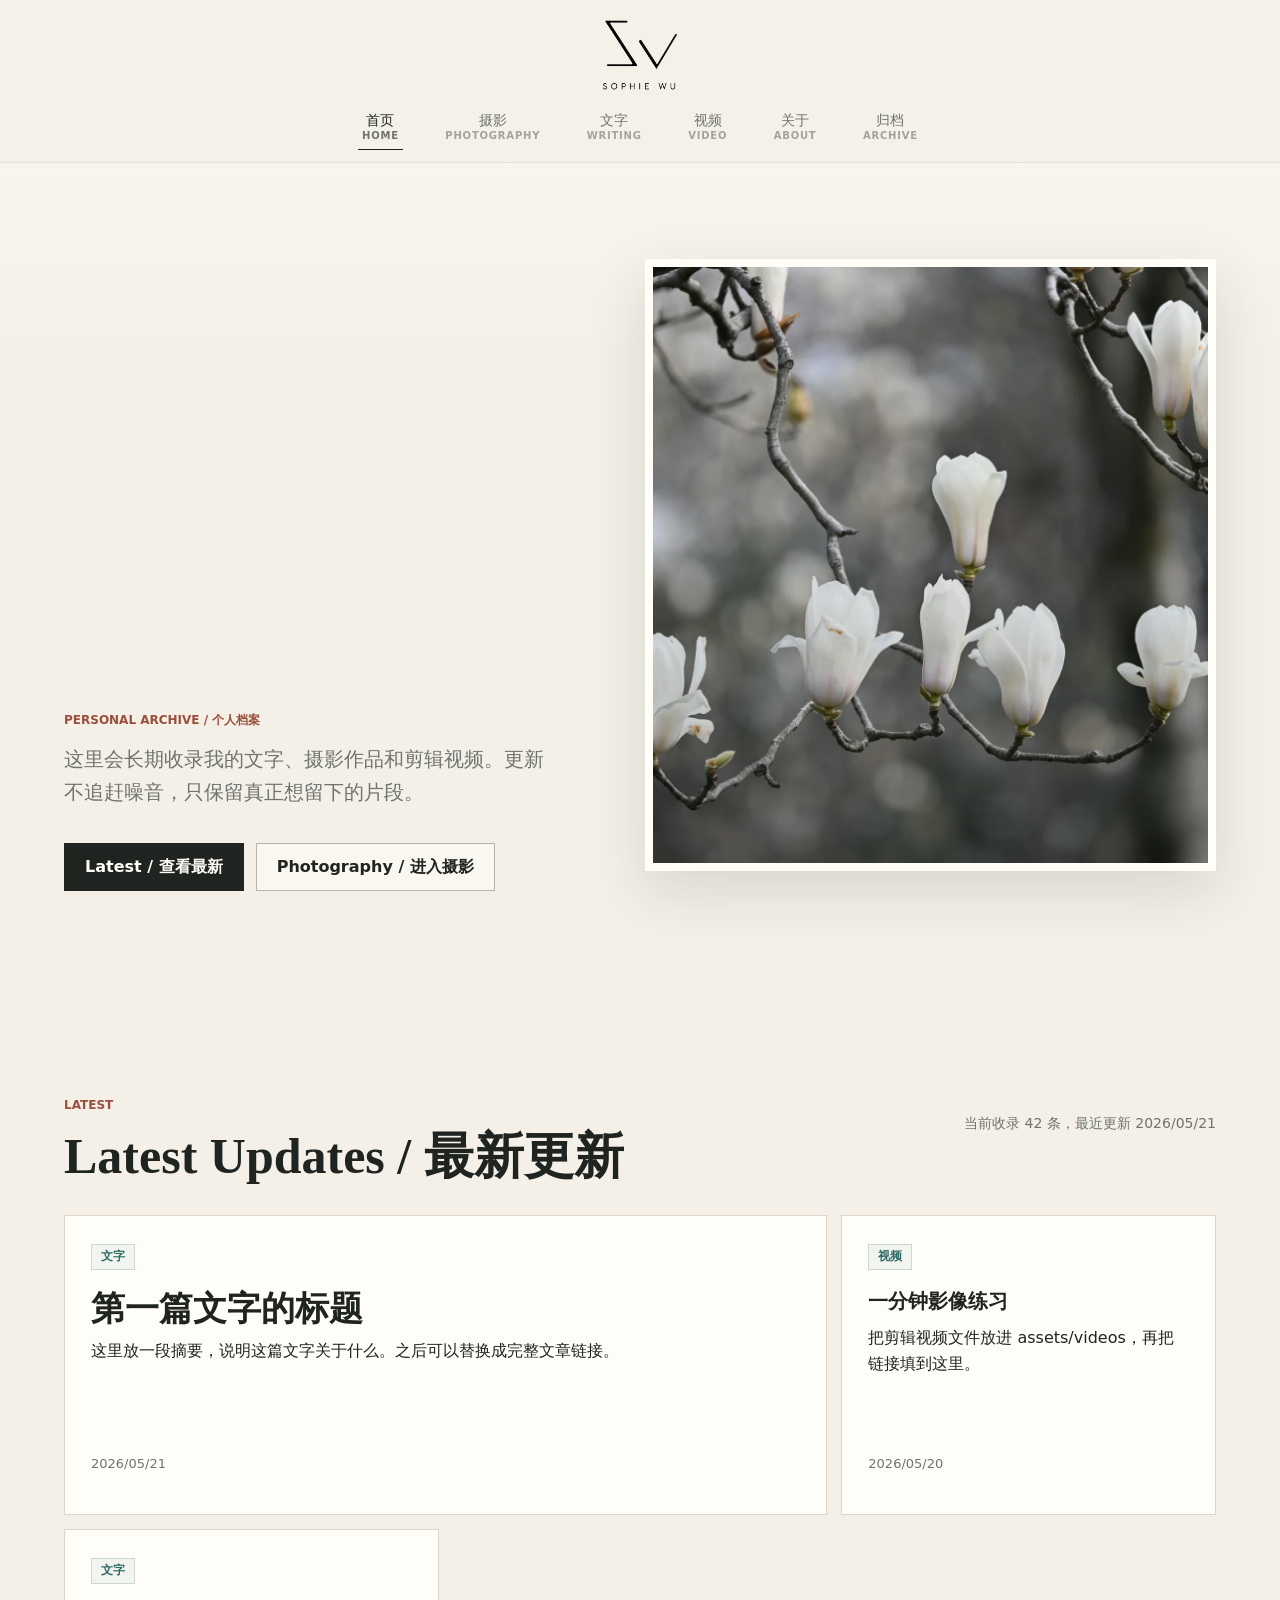
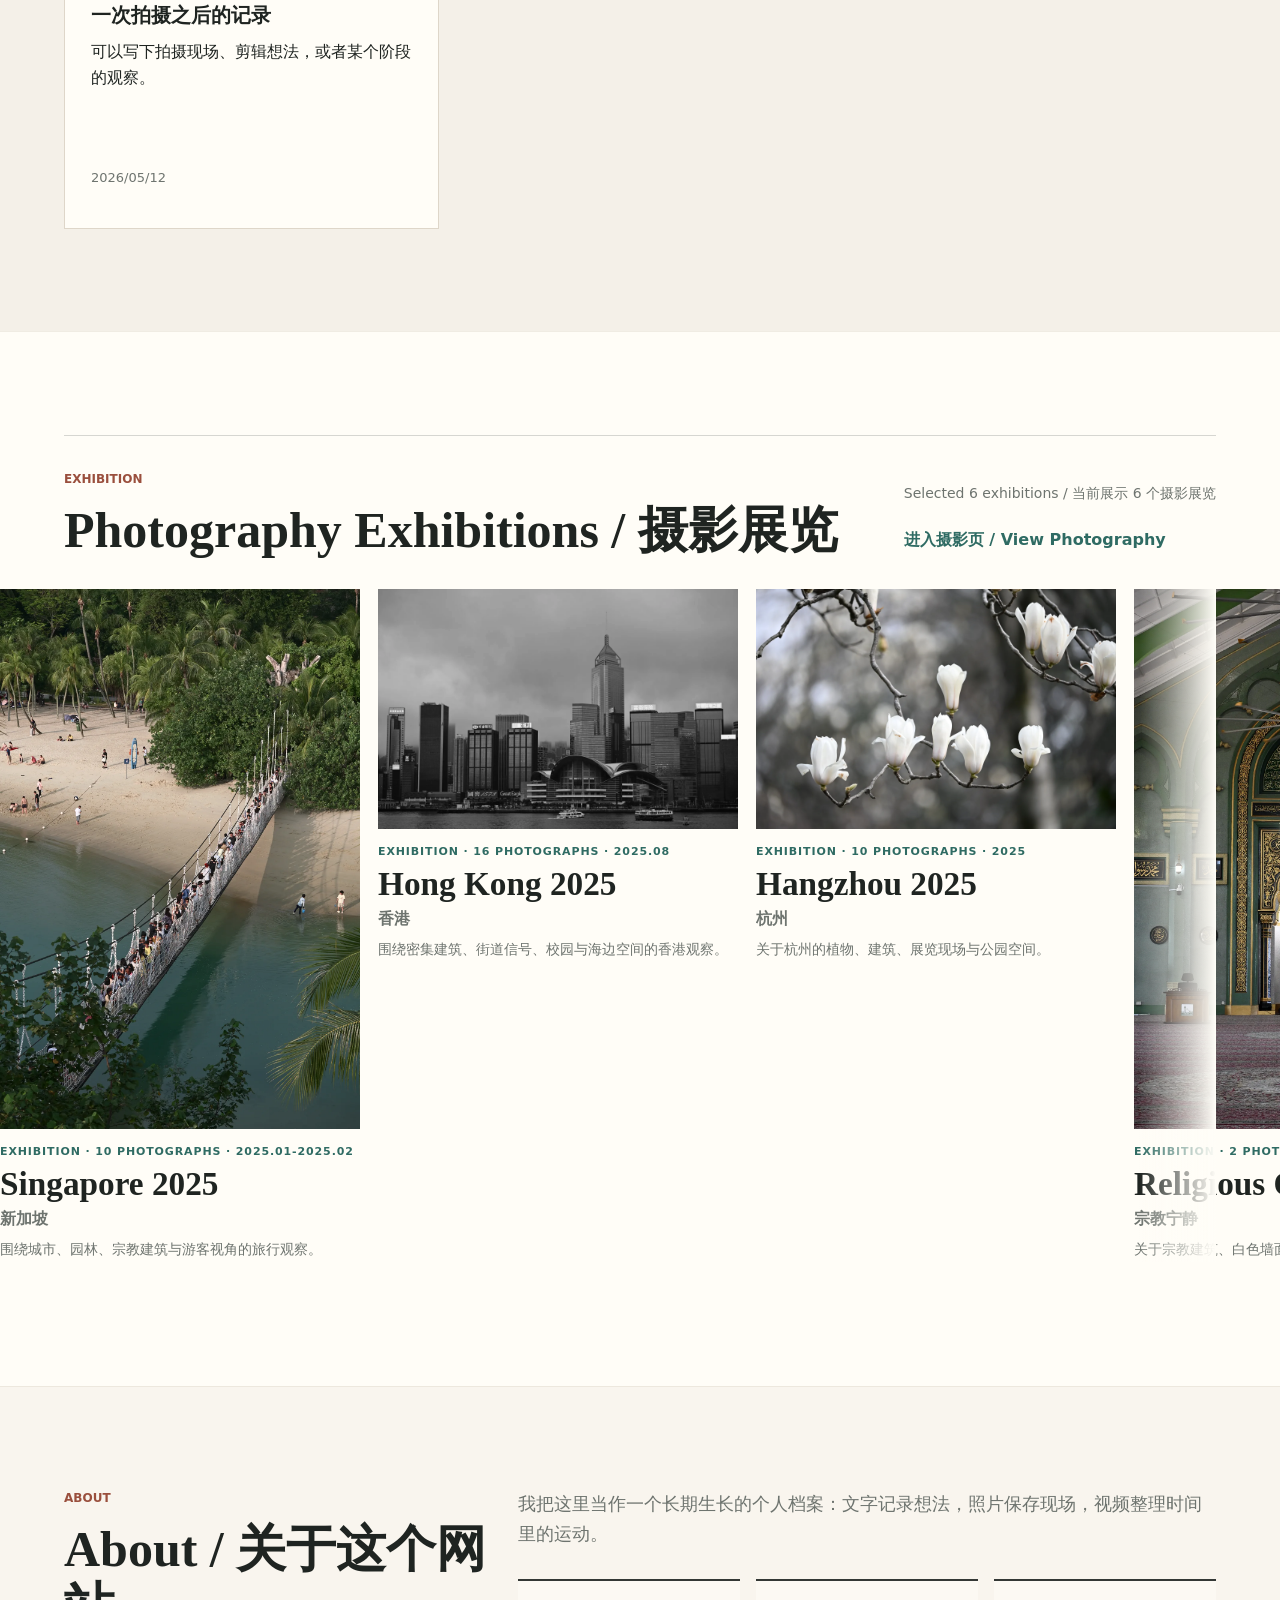
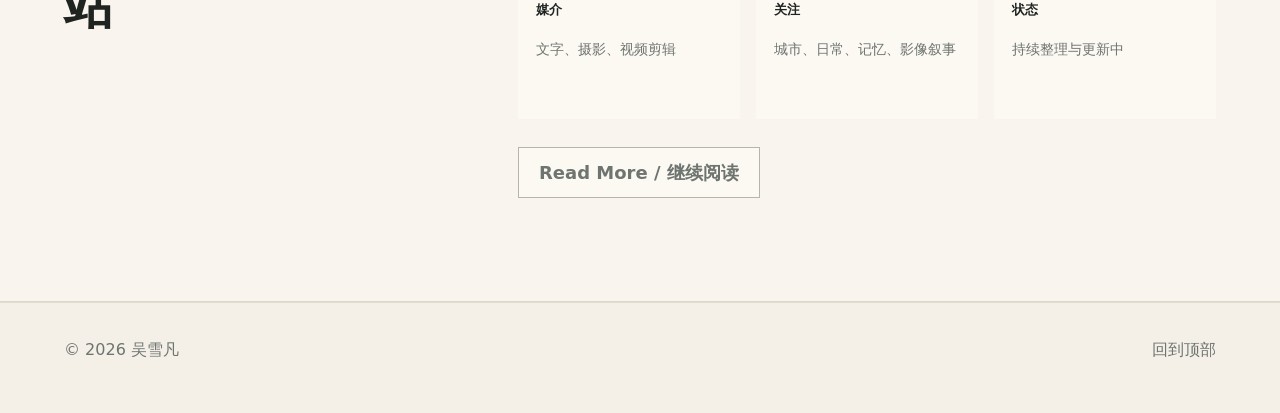
<file: index.html>
<!doctype html>
<html lang="zh-CN">
  <head>
    <meta charset="utf-8" />
    <meta name="viewport" content="width=device-width, initial-scale=1" />
    <title>吴雪凡 | 文字 摄影 影像</title>
    <meta
      name="description"
      content="吴雪凡的个人网站，长期收录文字、摄影作品与剪辑视频。"
    />
    <link rel="stylesheet" href="styles.css?v=20260524-home-polish" />
  </head>
  <body>
    <a class="skip-link" href="#latest">跳到内容</a>

    <header class="site-header">
      <a class="site-identity" href="index.html" aria-label="回到首页">
        <img src="assets/brand/sophie-wu-logo-transparent.png" alt="Sophie Wu" />
      </a>
      <nav class="nav" aria-label="主导航">
        <a href="index.html" data-nav-link><span>首页</span><small>Home</small></a>
        <a href="photography.html" data-nav-link><span>摄影</span><small>Photography</small></a>
        <a href="writing.html" data-nav-link><span>文字</span><small>Writing</small></a>
        <a href="video.html" data-nav-link><span>视频</span><small>Video</small></a>
        <a href="about.html" data-nav-link><span>关于</span><small>About</small></a>
        <a href="archive.html" data-nav-link><span>归档</span><small>Archive</small></a>
      </nav>
    </header>

    <main id="top">
      <section class="hero hero-minimal" aria-label="首页">
        <div class="hero-media" aria-hidden="true">
          <div class="hero-frame hero-frame-a"></div>
          <div class="hero-frame hero-frame-b"></div>
          <div class="hero-frame hero-frame-c"></div>
        </div>
        <div class="hero-copy">
          <p class="eyebrow">Personal Archive / 个人档案</p>
          <p id="siteIntro">
            这里会长期收录我的文字、摄影作品和剪辑视频。更新不追赶噪音，只保留真正想留下的片段。
          </p>
          <div class="hero-actions">
            <a class="button primary" href="#latest">Latest / 查看最新</a>
            <a class="button secondary" href="photography.html">Photography / 进入摄影</a>
          </div>
        </div>
      </section>

      <section class="section latest" id="latest" aria-labelledby="latest-title">
        <div class="section-heading row">
          <div>
            <p class="eyebrow">Latest</p>
            <h2 id="latest-title">Latest Updates / 最新更新</h2>
          </div>
          <p class="section-note" id="latestNote"></p>
        </div>
        <div class="latest-grid" id="latestGrid"></div>
      </section>

      <section class="section exhibition" id="photography" aria-labelledby="photo-title">
        <div class="section-heading row">
          <div>
            <p class="eyebrow">Exhibition</p>
            <h2 id="photo-title">Photography Exhibitions / 摄影展览</h2>
          </div>
          <div>
            <p class="section-note" id="photoShowcaseNote"></p>
            <a class="text-link" href="photography.html">进入摄影页 / View Photography</a>
          </div>
        </div>
        <div class="photo-showcase" id="photoShowcase" aria-label="摄影主题"></div>
      </section>

      <section class="section split" id="about" aria-labelledby="about-title">
        <div>
          <p class="eyebrow">About</p>
          <h2 id="about-title">About / 关于这个网站</h2>
        </div>
        <div class="about-copy">
          <p id="aboutText">
            这是一个个人作品与日常观察的长期档案。文字记录想法，照片保存现场，视频整理时间里的运动。
          </p>
          <dl class="facts" id="factsList"></dl>
          <a class="button secondary inline-button" href="about.html">Read More / 继续阅读</a>
        </div>
      </section>
    </main>

    <footer class="footer">
      <p>© <span id="year"></span> <span id="footerName">吴雪凡</span></p>
      <a href="#top">回到顶部</a>
    </footer>

    <div class="modal" id="mediaModal" aria-hidden="true">
      <div class="modal-backdrop" data-close-modal></div>
      <div
        class="modal-panel"
        role="dialog"
        aria-modal="true"
        aria-labelledby="modalTitle"
      >
        <button class="modal-close" type="button" aria-label="关闭" data-close-modal>
          ×
        </button>
        <div class="modal-media" id="modalMedia"></div>
        <div class="modal-copy">
          <p class="meta" id="modalMeta"></p>
          <h3 id="modalTitle"></h3>
          <p id="modalDescription"></p>
          <a class="text-link" id="modalLink" href="#" target="_blank" rel="noreferrer">
            打开原链接
          </a>
        </div>
      </div>
    </div>

    <script src="content/site-content.js?v=20260524-home-polish"></script>
    <script src="script.js?v=20260524-home-polish"></script>
  </body>
</html>
</file>
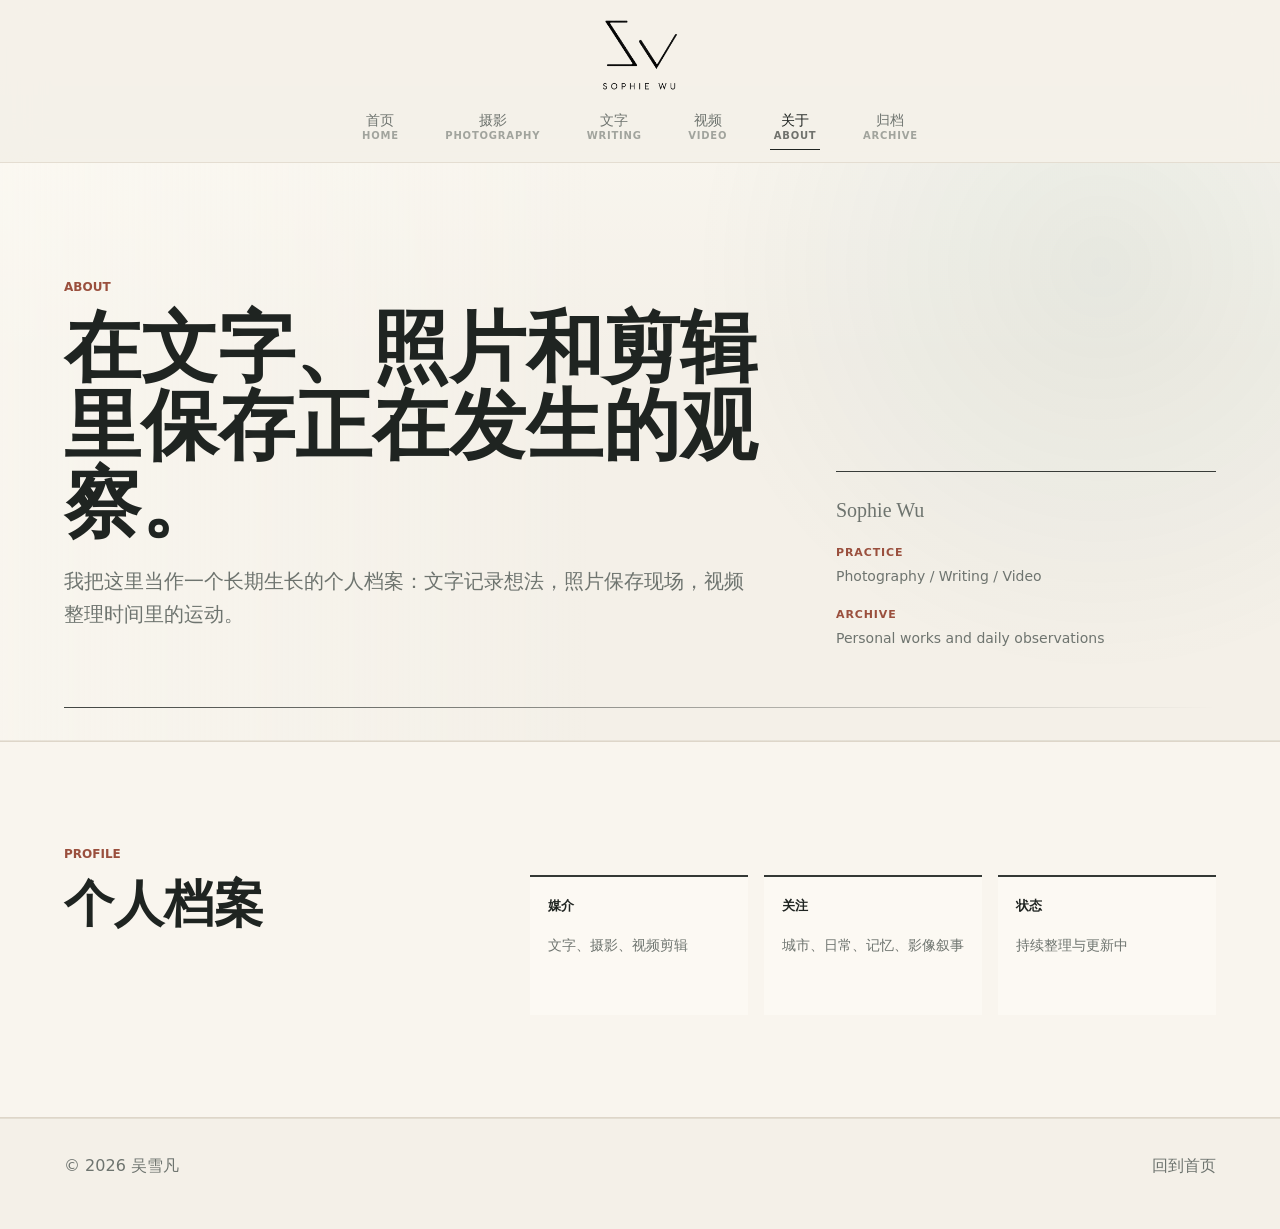
<file: about.html>
<!doctype html>
<html lang="zh-CN">
  <head>
    <meta charset="utf-8" />
    <meta name="viewport" content="width=device-width, initial-scale=1" />
    <title>关于 | 吴雪凡</title>
    <meta name="description" content="关于吴雪凡和这个个人网站。" />
    <link rel="stylesheet" href="styles.css" />
  </head>
  <body>
    <a class="skip-link" href="#about">跳到内容</a>

    <header class="site-header">
      <a class="site-identity" href="index.html" aria-label="回到首页">
        <img src="assets/brand/sophie-wu-logo-transparent.png" alt="Sophie Wu" />
      </a>
      <nav class="nav" aria-label="主导航">
        <a href="index.html" data-nav-link><span>首页</span><small>Home</small></a>
        <a href="photography.html" data-nav-link><span>摄影</span><small>Photography</small></a>
        <a href="writing.html" data-nav-link><span>文字</span><small>Writing</small></a>
        <a href="video.html" data-nav-link><span>视频</span><small>Video</small></a>
        <a href="about.html" data-nav-link><span>关于</span><small>About</small></a>
        <a href="archive.html" data-nav-link><span>归档</span><small>Archive</small></a>
      </nav>
    </header>

    <main>
      <section class="page-hero page-hero-profile">
        <div class="page-hero-copy">
          <p class="eyebrow">About</p>
          <h1>在文字、照片和剪辑里保存正在发生的观察。</h1>
          <p id="aboutText">我把这里当作一个长期生长的个人档案。</p>
        </div>
        <aside class="profile-panel" aria-label="个人信息">
          <p>Sophie Wu</p>
          <dl>
            <div>
              <dt>Practice</dt>
              <dd>Photography / Writing / Video</dd>
            </div>
            <div>
              <dt>Archive</dt>
              <dd>Personal works and daily observations</dd>
            </div>
          </dl>
        </aside>
      </section>

      <section class="section split" id="about" aria-labelledby="about-title">
        <div>
          <p class="eyebrow">Profile</p>
          <h2 id="about-title">个人档案</h2>
        </div>
        <div class="about-copy">
          <dl class="facts" id="factsList"></dl>
        </div>
      </section>
    </main>

    <footer class="footer">
      <p>© <span id="year"></span> <span id="footerName">吴雪凡</span></p>
      <a href="index.html">回到首页</a>
    </footer>

    <script src="content/site-content.js"></script>
    <script src="script.js"></script>
  </body>
</html>
</file>
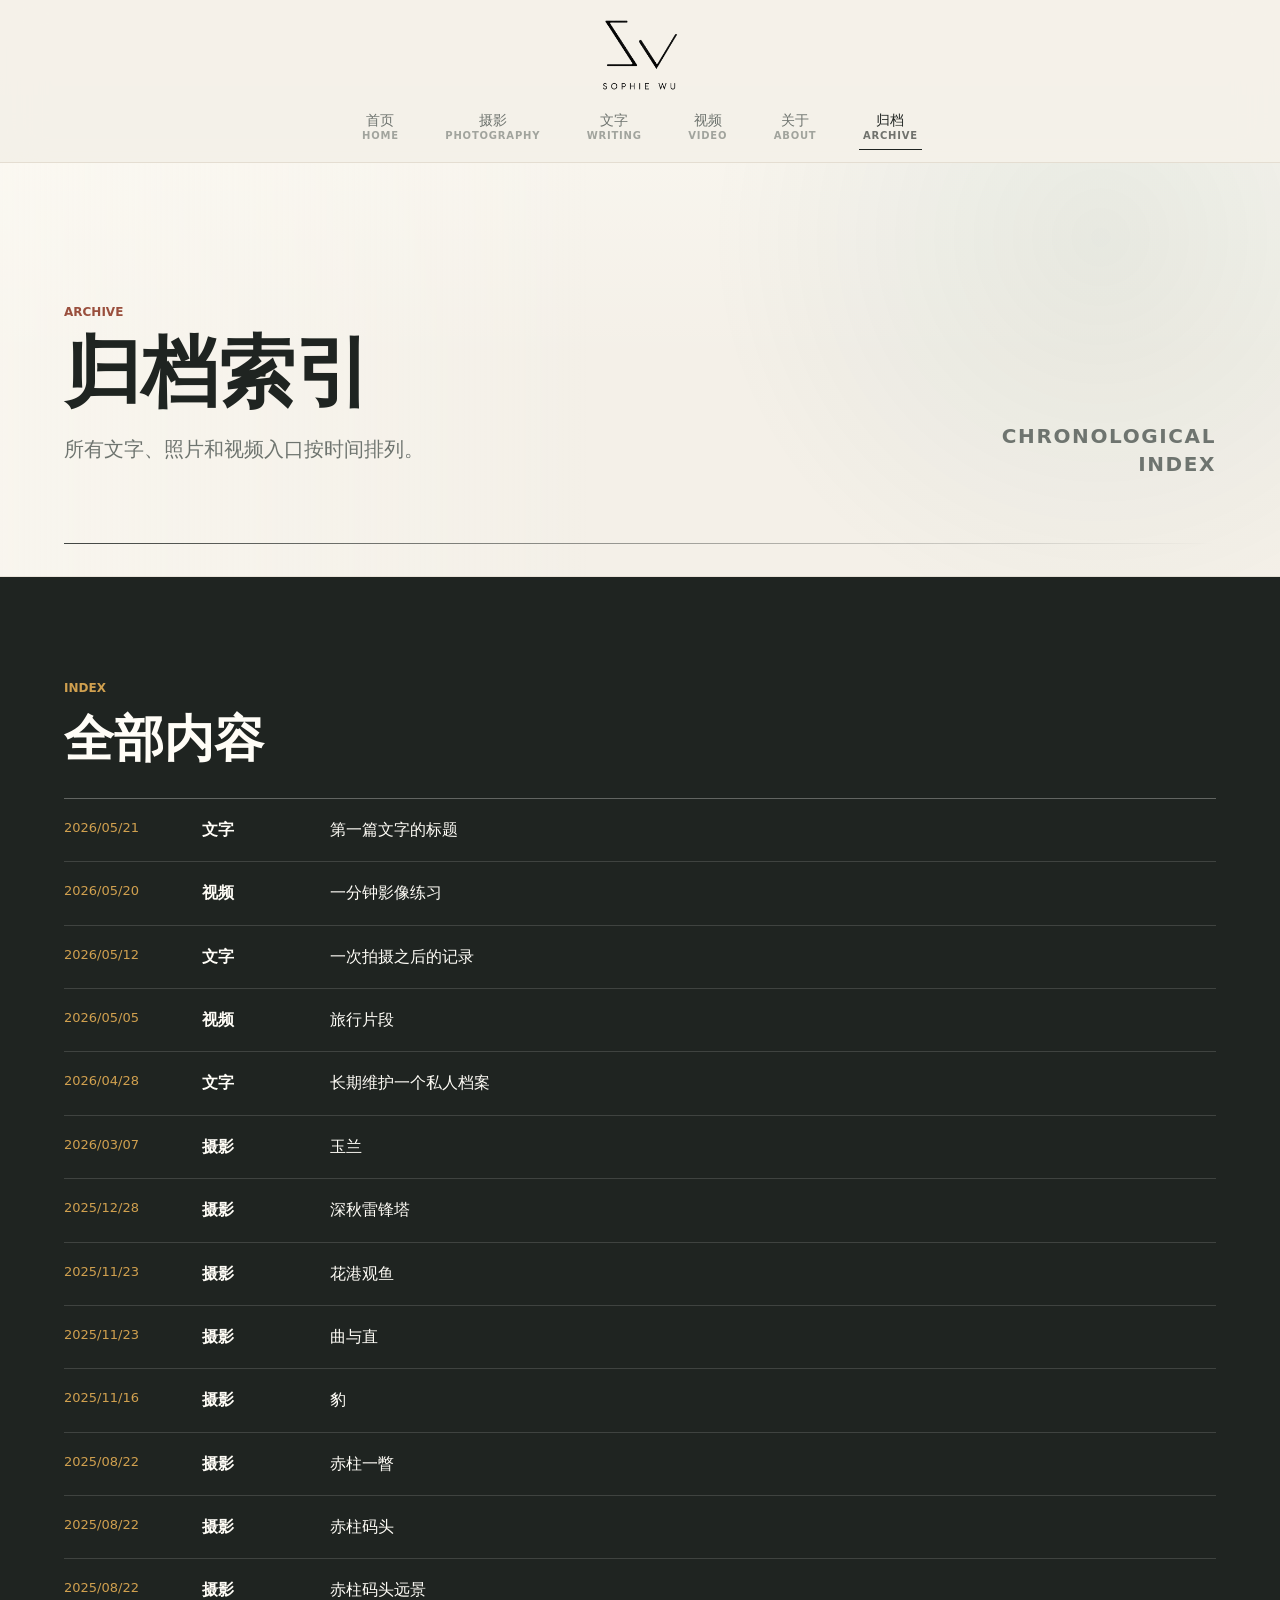
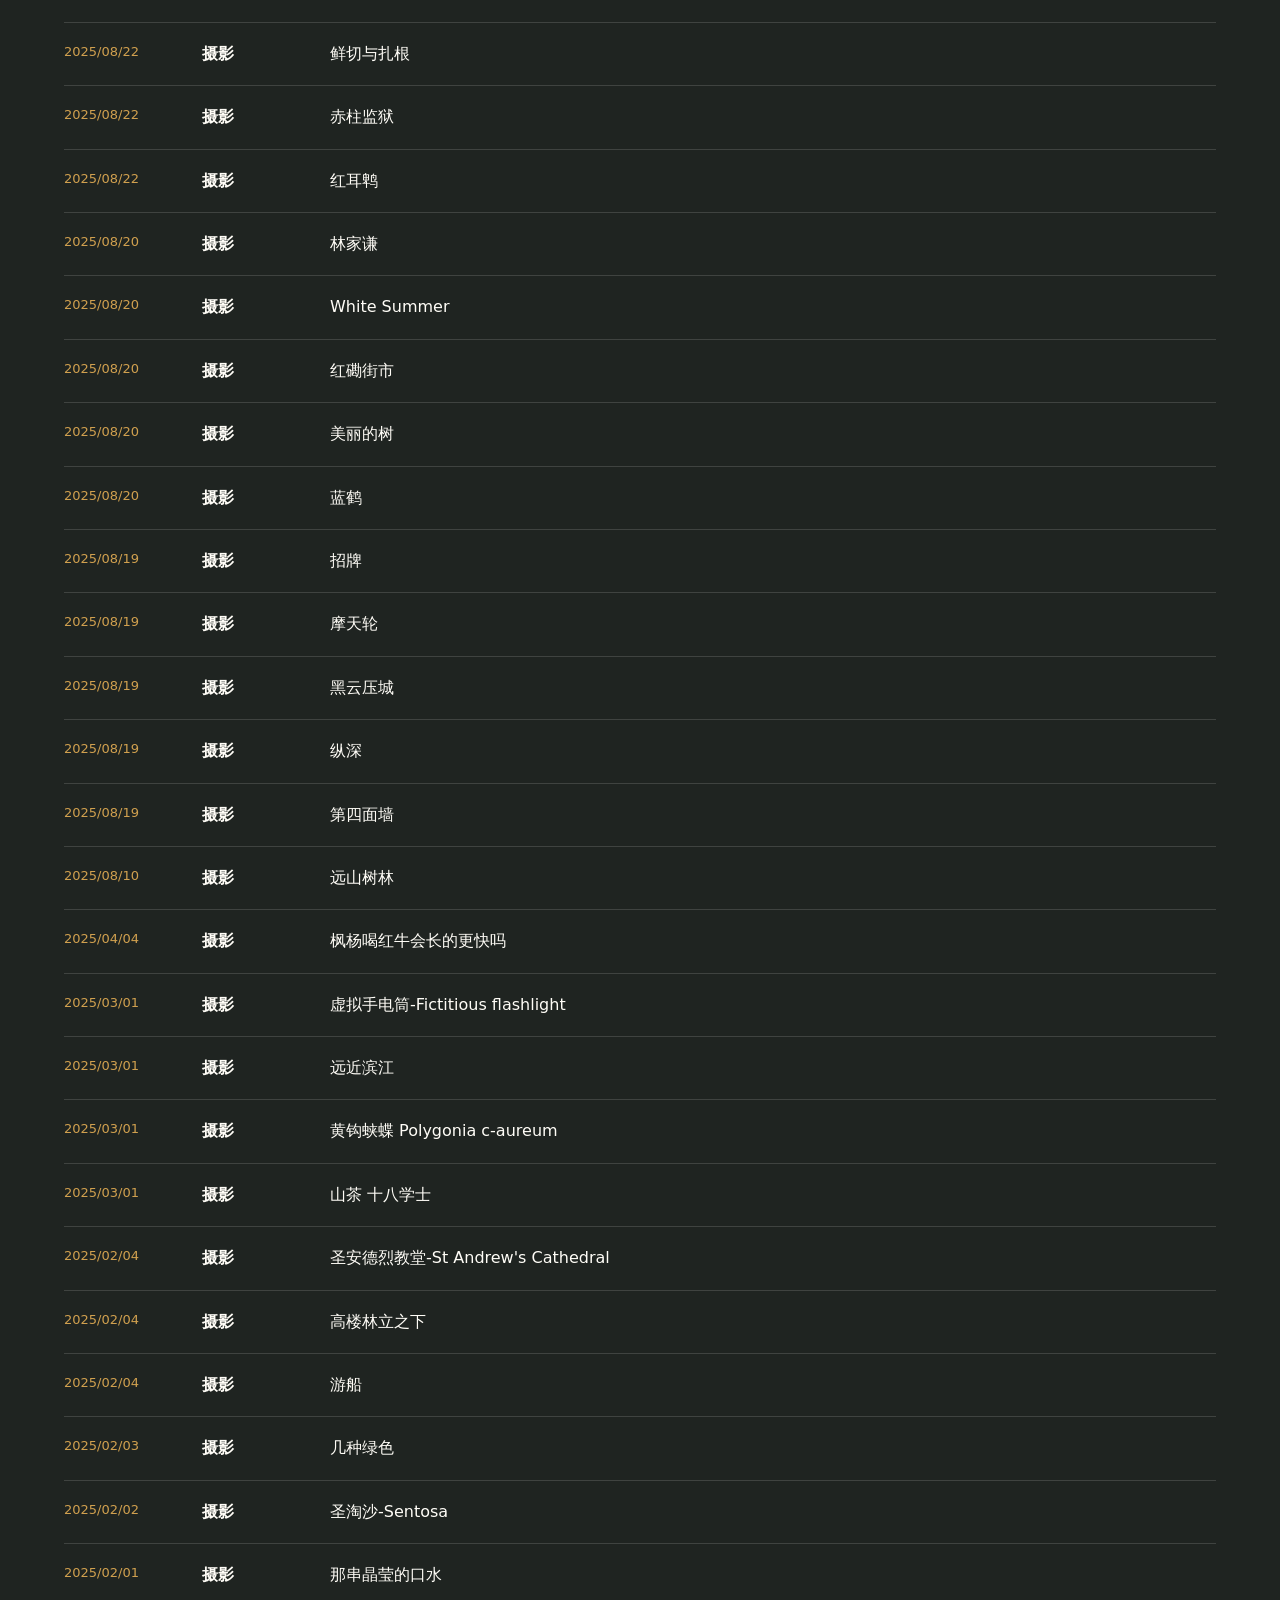
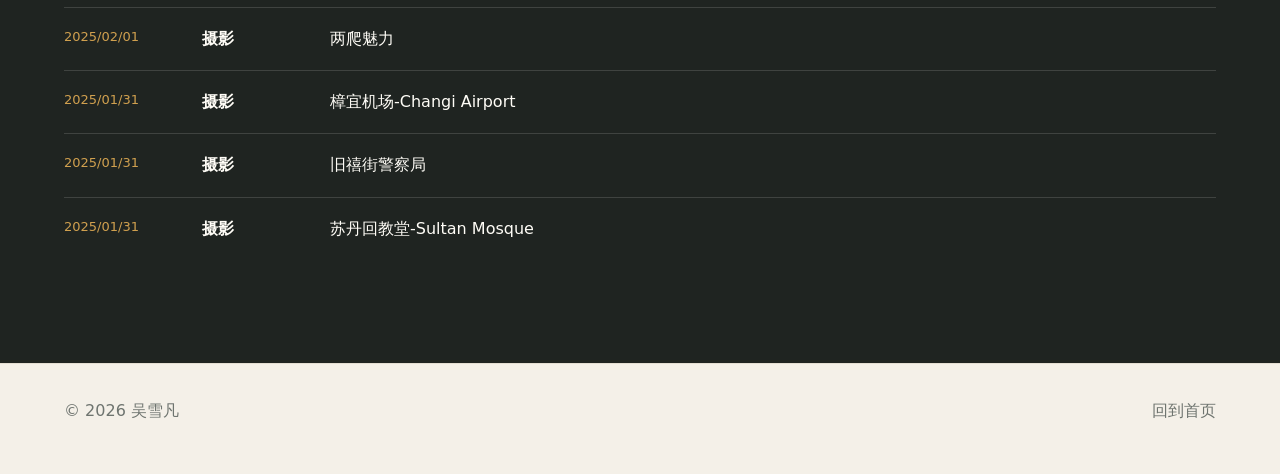
<file: archive.html>
<!doctype html>
<html lang="zh-CN">
  <head>
    <meta charset="utf-8" />
    <meta name="viewport" content="width=device-width, initial-scale=1" />
    <title>归档 | 吴雪凡</title>
    <meta name="description" content="吴雪凡个人网站的内容归档。" />
    <link rel="stylesheet" href="styles.css" />
  </head>
  <body>
    <a class="skip-link" href="#archive">跳到内容</a>

    <header class="site-header">
      <a class="site-identity" href="index.html" aria-label="回到首页">
        <img src="assets/brand/sophie-wu-logo-transparent.png" alt="Sophie Wu" />
      </a>
      <nav class="nav" aria-label="主导航">
        <a href="index.html" data-nav-link><span>首页</span><small>Home</small></a>
        <a href="photography.html" data-nav-link><span>摄影</span><small>Photography</small></a>
        <a href="writing.html" data-nav-link><span>文字</span><small>Writing</small></a>
        <a href="video.html" data-nav-link><span>视频</span><small>Video</small></a>
        <a href="about.html" data-nav-link><span>关于</span><small>About</small></a>
        <a href="archive.html" data-nav-link><span>归档</span><small>Archive</small></a>
      </nav>
    </header>

    <main>
      <section class="page-hero">
        <div class="page-hero-copy">
          <p class="eyebrow">Archive</p>
          <h1>归档索引</h1>
          <p>所有文字、照片和视频入口按时间排列。</p>
        </div>
        <p class="page-hero-index">Chronological index</p>
      </section>

      <section class="section archive" id="archive" aria-labelledby="archive-title">
        <div class="section-heading">
          <p class="eyebrow">Index</p>
          <h2 id="archive-title">全部内容</h2>
        </div>
        <div class="archive-list" id="archiveList"></div>
      </section>
    </main>

    <footer class="footer">
      <p>© <span id="year"></span> <span id="footerName">吴雪凡</span></p>
      <a href="index.html">回到首页</a>
    </footer>

    <script src="content/site-content.js"></script>
    <script src="script.js"></script>
  </body>
</html>
</file>
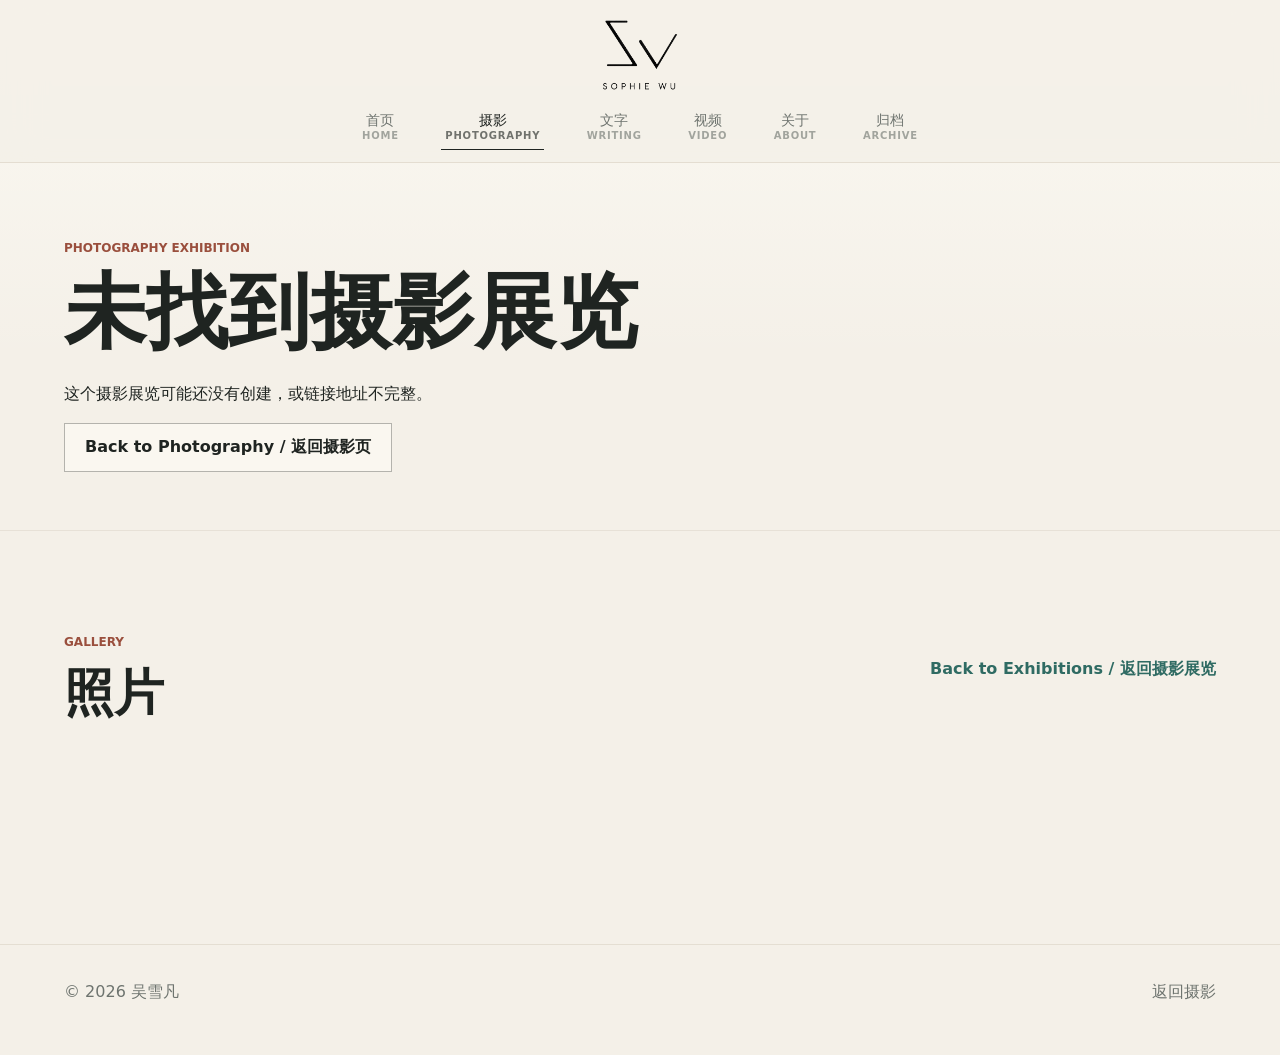
<file: collection.html>
<!doctype html>
<html lang="zh-CN">
  <head>
    <meta charset="utf-8" />
    <meta name="viewport" content="width=device-width, initial-scale=1" />
    <title>摄影展览 | 吴雪凡</title>
    <meta name="description" content="吴雪凡的摄影展览详情页。" />
    <link rel="stylesheet" href="styles.css?v=20260524-photo-polish" />
  </head>
  <body>
    <a class="skip-link" href="#collectionPhotos">跳到内容</a>

    <header class="site-header">
      <a class="site-identity" href="index.html" aria-label="回到首页">
        <img src="assets/brand/sophie-wu-logo-transparent.png" alt="Sophie Wu" />
      </a>
      <nav class="nav" aria-label="主导航">
        <a href="index.html" data-nav-link><span>首页</span><small>Home</small></a>
        <a href="photography.html" data-nav-link><span>摄影</span><small>Photography</small></a>
        <a href="writing.html" data-nav-link><span>文字</span><small>Writing</small></a>
        <a href="video.html" data-nav-link><span>视频</span><small>Video</small></a>
        <a href="about.html" data-nav-link><span>关于</span><small>About</small></a>
        <a href="archive.html" data-nav-link><span>归档</span><small>Archive</small></a>
      </nav>
    </header>

    <main id="collectionPage">
      <section class="collection-hero" id="collectionHero"></section>

      <section class="section" id="collectionPhotos" aria-labelledby="collectionPhotosTitle">
        <div class="section-heading row">
          <div>
            <p class="eyebrow">Gallery</p>
            <h2 id="collectionPhotosTitle">照片</h2>
          </div>
          <a class="text-link" href="photography.html">Back to Exhibitions / 返回摄影展览</a>
        </div>
        <div class="photo-grid collection-photo-grid" id="collectionPhotoGrid"></div>
      </section>

      <nav class="collection-nav" id="collectionNav" aria-label="摄影展览导航"></nav>
    </main>

    <footer class="footer">
      <p>© <span id="year"></span> <span id="footerName">吴雪凡</span></p>
      <a href="photography.html">返回摄影</a>
    </footer>

    <div class="modal" id="mediaModal" aria-hidden="true">
      <div class="modal-backdrop" data-close-modal></div>
      <div class="modal-panel" role="dialog" aria-modal="true" aria-labelledby="modalTitle">
        <button class="modal-close" type="button" aria-label="关闭" data-close-modal>
          ×
        </button>
        <div class="modal-media" id="modalMedia"></div>
        <div class="modal-copy">
          <p class="meta" id="modalMeta"></p>
          <h3 id="modalTitle"></h3>
          <p id="modalDescription"></p>
          <a class="text-link" id="modalLink" href="#" target="_blank" rel="noreferrer">
            打开原链接
          </a>
        </div>
      </div>
    </div>

    <script src="content/site-content.js?v=20260524-photo-polish"></script>
    <script src="script.js?v=20260524-photo-polish"></script>
  </body>
</html>
</file>
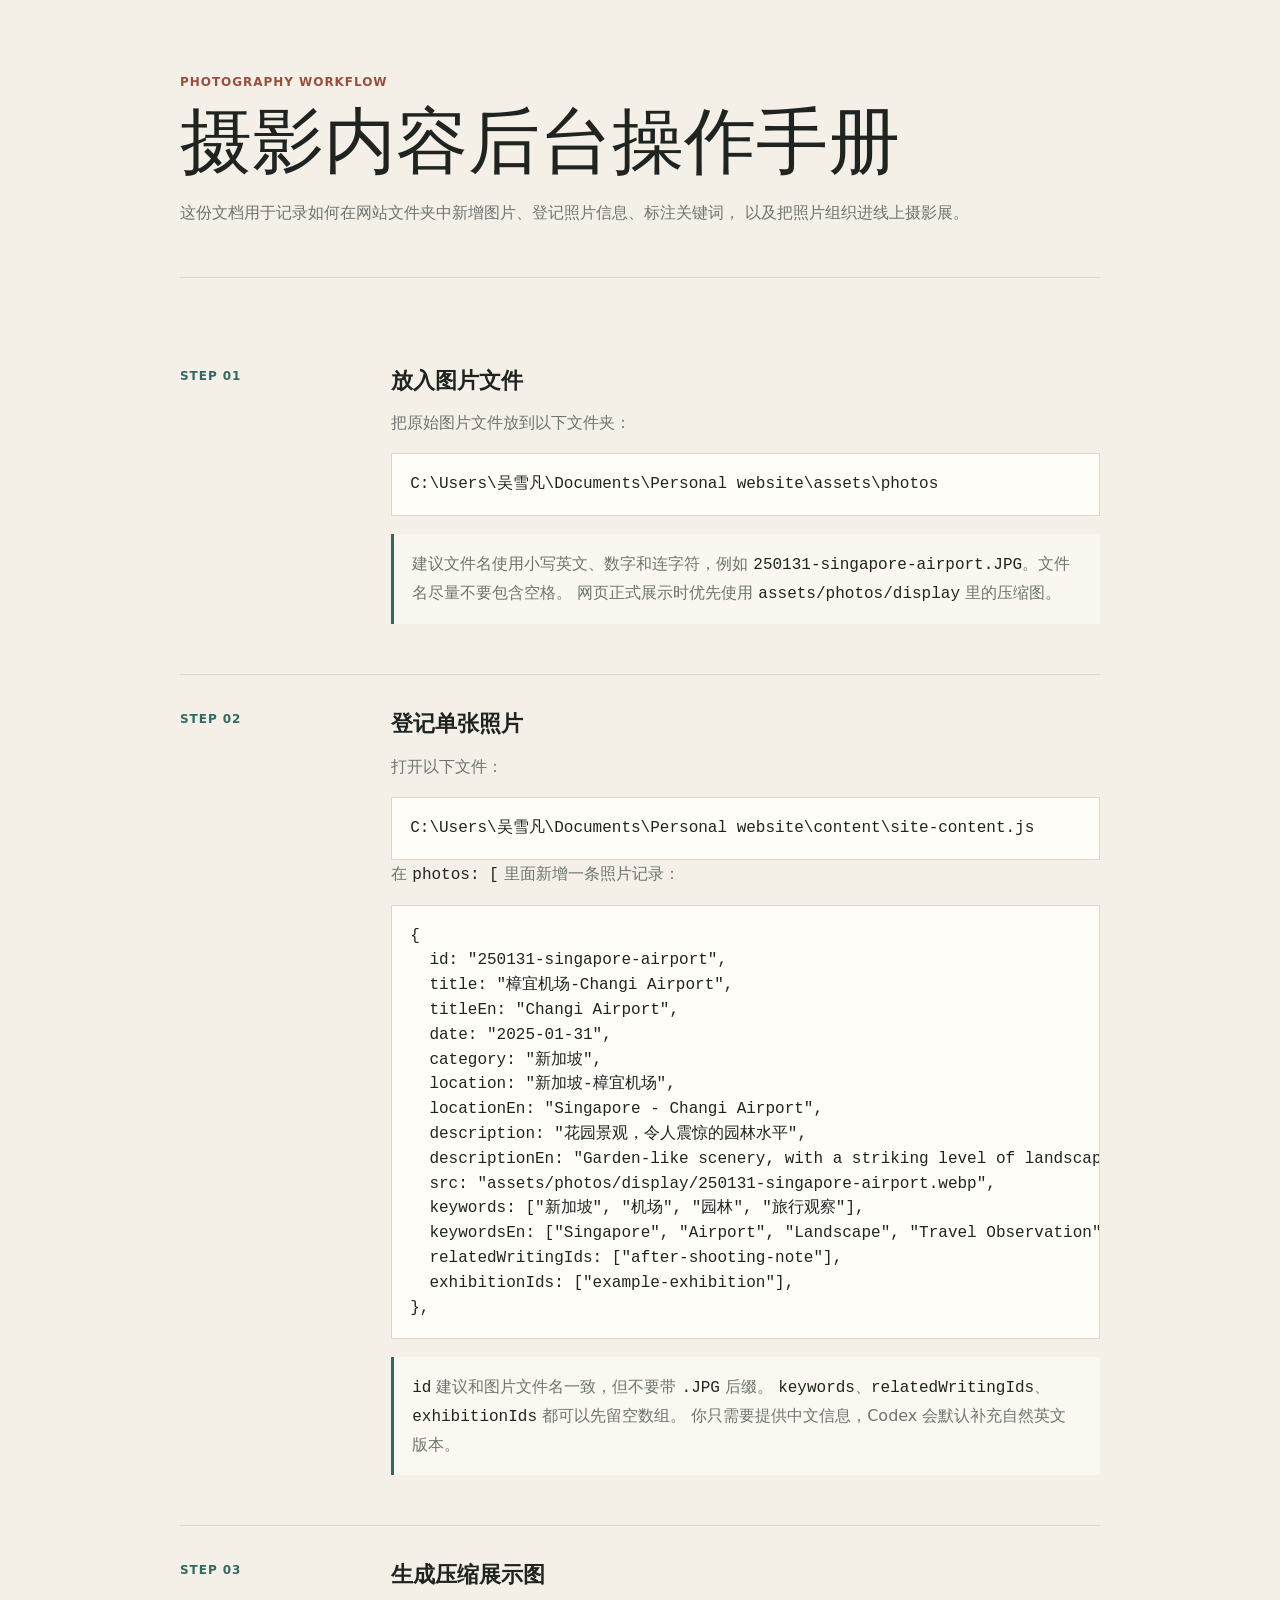
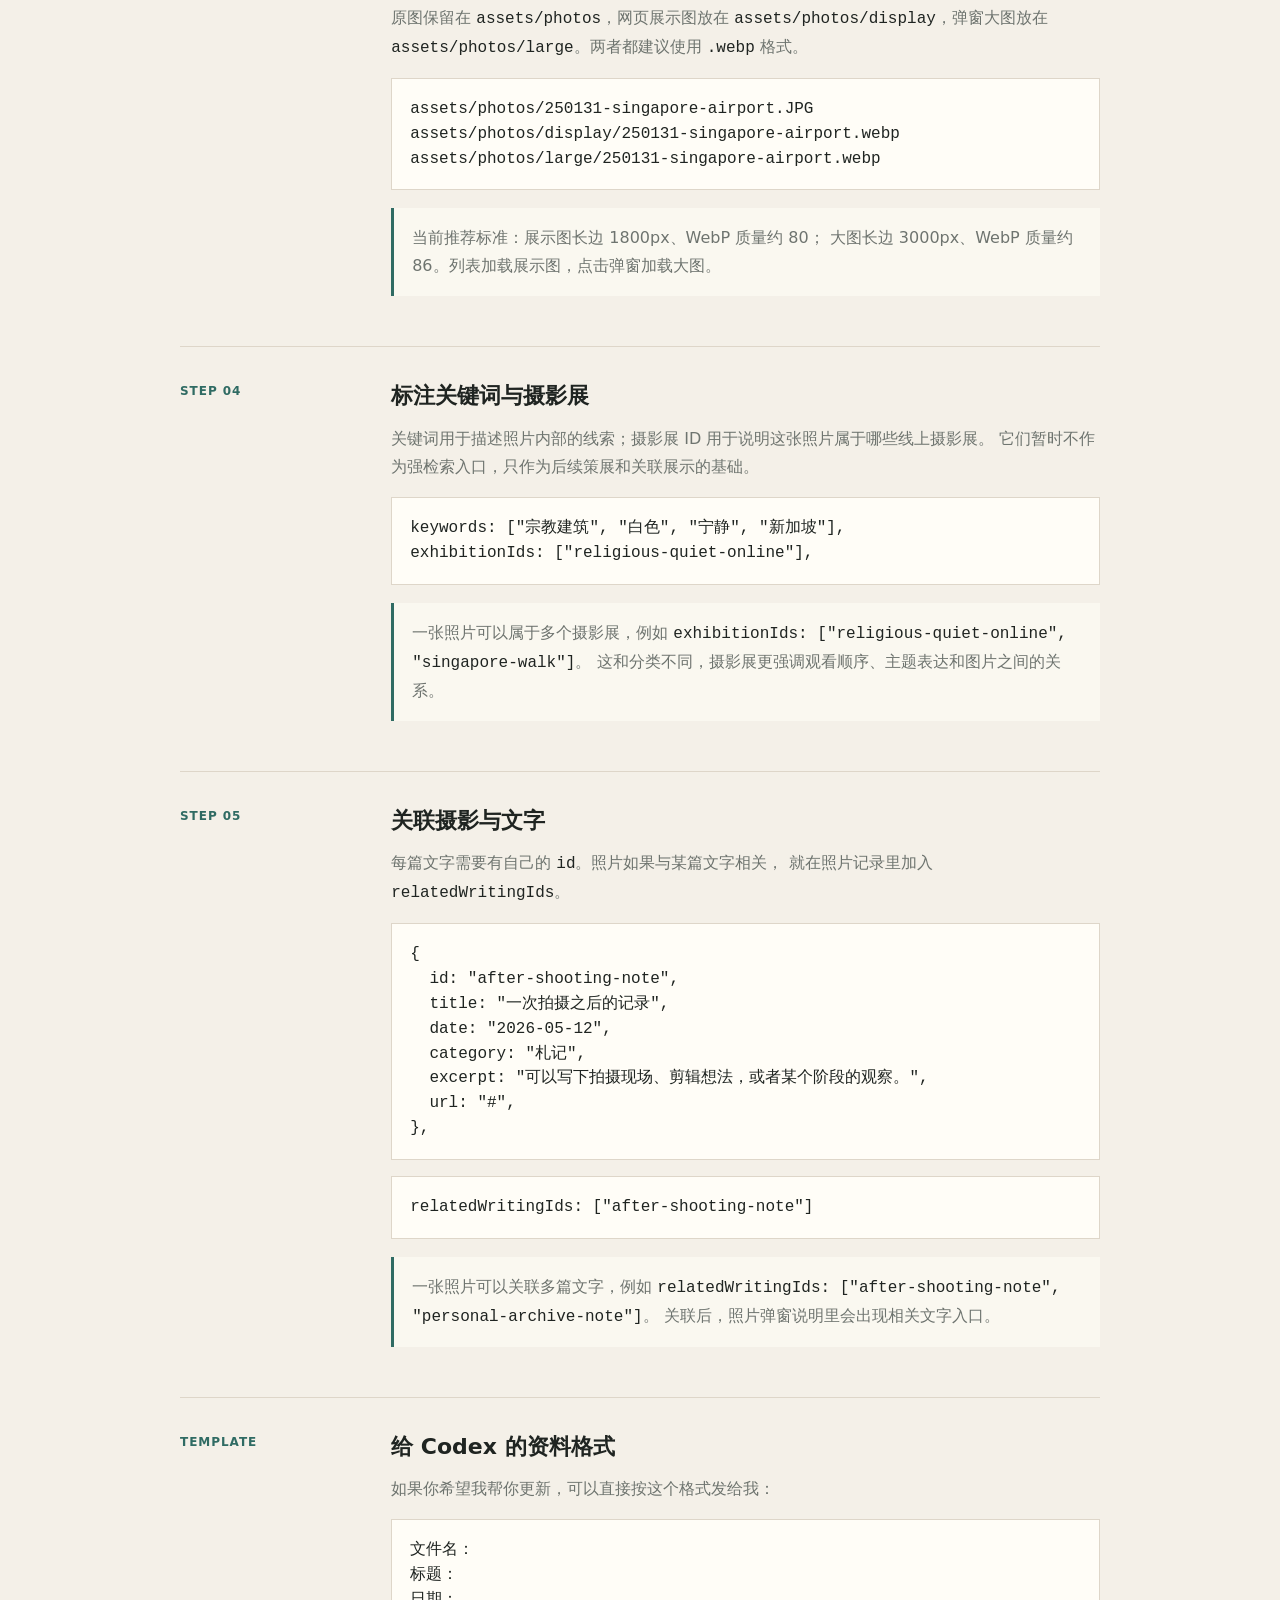
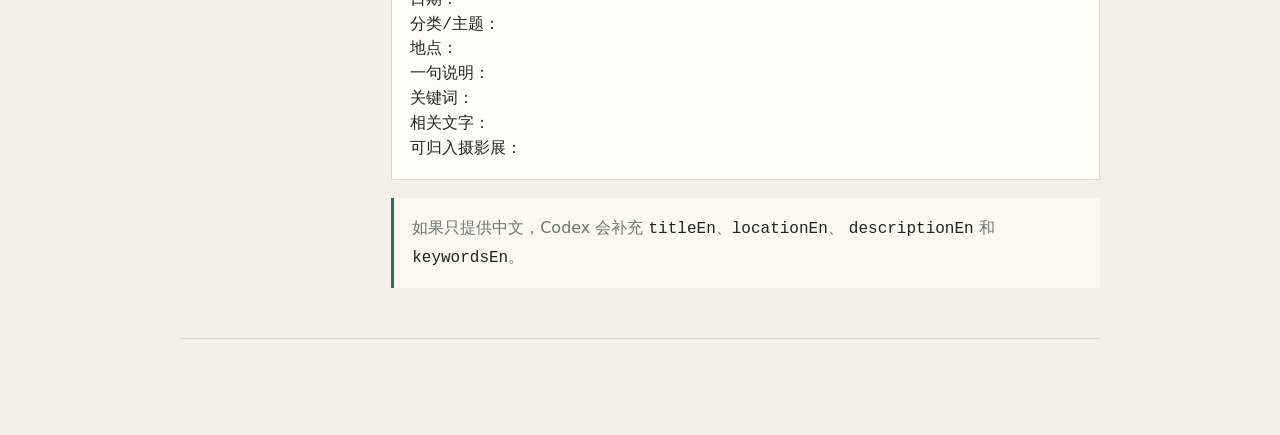
<file: photo-management-guide.html>
<!doctype html>
<html lang="zh-CN">
  <head>
    <meta charset="utf-8" />
    <meta name="viewport" content="width=device-width, initial-scale=1" />
    <title>摄影内容后台操作手册 | Sophie Wu</title>
    <style>
      :root {
        --bg: #f4f0e8;
        --surface: #fffdf7;
        --ink: #1f2421;
        --muted: #6e746f;
        --line: #ded6c9;
        --accent: #9a4f3d;
        --accent-2: #2f6b63;
      }

      * {
        box-sizing: border-box;
      }

      body {
        margin: 0;
        background: var(--bg);
        color: var(--ink);
        font-family:
          Inter, "Noto Sans SC", "Microsoft YaHei", system-ui, -apple-system,
          BlinkMacSystemFont, "Segoe UI", sans-serif;
        line-height: 1.75;
      }

      main {
        width: min(920px, calc(100% - 40px));
        margin: 0 auto;
        padding: 72px 0 96px;
      }

      header {
        margin-bottom: 54px;
        border-bottom: 1px solid var(--line);
        padding-bottom: 34px;
      }

      .eyebrow {
        margin: 0 0 12px;
        color: var(--accent);
        font-size: 12px;
        font-weight: 800;
        letter-spacing: 0.08em;
        text-transform: uppercase;
      }

      h1,
      h2,
      p {
        margin-top: 0;
      }

      h1 {
        margin-bottom: 18px;
        font-family: Georgia, "Noto Serif SC", serif;
        font-size: clamp(42px, 6vw, 72px);
        font-weight: 500;
        line-height: 1.05;
      }

      h2 {
        margin: 0 0 14px;
        font-size: 22px;
        line-height: 1.35;
      }

      section {
        display: grid;
        grid-template-columns: 160px minmax(0, 1fr);
        gap: clamp(22px, 4vw, 52px);
        padding: 34px 0;
        border-bottom: 1px solid var(--line);
      }

      .step {
        color: var(--accent-2);
        font-size: 12px;
        font-weight: 800;
        letter-spacing: 0.08em;
        text-transform: uppercase;
      }

      p,
      li {
        color: var(--muted);
      }

      code,
      pre {
        font-family: "SFMono-Regular", Consolas, "Liberation Mono", monospace;
      }

      code {
        color: var(--ink);
      }

      pre {
        overflow-x: auto;
        margin: 16px 0 0;
        padding: 18px;
        border: 1px solid var(--line);
        background: var(--surface);
        color: var(--ink);
        line-height: 1.55;
      }

      .note {
        margin-top: 18px;
        padding: 16px 18px;
        border-left: 3px solid var(--accent-2);
        background: rgba(255, 253, 247, 0.58);
      }

      @media (max-width: 720px) {
        main {
          width: min(100% - 32px, 920px);
          padding-top: 46px;
        }

        section {
          grid-template-columns: 1fr;
          gap: 8px;
        }
      }
    </style>
  </head>
  <body>
    <main>
      <header>
        <p class="eyebrow">Photography Workflow</p>
        <h1>摄影内容后台操作手册</h1>
        <p>
          这份文档用于记录如何在网站文件夹中新增图片、登记照片信息、标注关键词，
          以及把照片组织进线上摄影展。
        </p>
      </header>

      <section>
        <div class="step">Step 01</div>
        <div>
          <h2>放入图片文件</h2>
          <p>把原始图片文件放到以下文件夹：</p>
          <pre><code>C:\Users\吴雪凡\Documents\Personal website\assets\photos</code></pre>
          <p class="note">
            建议文件名使用小写英文、数字和连字符，例如
            <code>250131-singapore-airport.JPG</code>。文件名尽量不要包含空格。
            网页正式展示时优先使用 <code>assets/photos/display</code> 里的压缩图。
          </p>
        </div>
      </section>

      <section>
        <div class="step">Step 02</div>
        <div>
          <h2>登记单张照片</h2>
          <p>打开以下文件：</p>
          <pre><code>C:\Users\吴雪凡\Documents\Personal website\content\site-content.js</code></pre>
          <p>在 <code>photos: [</code> 里面新增一条照片记录：</p>
          <pre><code>{
  id: "250131-singapore-airport",
  title: "樟宜机场-Changi Airport",
  titleEn: "Changi Airport",
  date: "2025-01-31",
  category: "新加坡",
  location: "新加坡-樟宜机场",
  locationEn: "Singapore - Changi Airport",
  description: "花园景观，令人震惊的园林水平",
  descriptionEn: "Garden-like scenery, with a striking level of landscape design.",
  src: "assets/photos/display/250131-singapore-airport.webp",
  keywords: ["新加坡", "机场", "园林", "旅行观察"],
  keywordsEn: ["Singapore", "Airport", "Landscape", "Travel Observation"],
  relatedWritingIds: ["after-shooting-note"],
  exhibitionIds: ["example-exhibition"],
},</code></pre>
          <p class="note">
            <code>id</code> 建议和图片文件名一致，但不要带 <code>.JPG</code> 后缀。
            <code>keywords</code>、<code>relatedWritingIds</code>、<code>exhibitionIds</code>
            都可以先留空数组。
            你只需要提供中文信息，Codex 会默认补充自然英文版本。
          </p>
        </div>
      </section>

      <section>
        <div class="step">Step 03</div>
        <div>
          <h2>生成压缩展示图</h2>
          <p>
            原图保留在 <code>assets/photos</code>，网页展示图放在
            <code>assets/photos/display</code>，弹窗大图放在
            <code>assets/photos/large</code>。两者都建议使用 <code>.webp</code> 格式。
          </p>
          <pre><code>assets/photos/250131-singapore-airport.JPG
assets/photos/display/250131-singapore-airport.webp
assets/photos/large/250131-singapore-airport.webp</code></pre>
          <p class="note">
            当前推荐标准：展示图长边 1800px、WebP 质量约 80；
            大图长边 3000px、WebP 质量约 86。列表加载展示图，点击弹窗加载大图。
          </p>
        </div>
      </section>

      <section>
        <div class="step">Step 04</div>
        <div>
          <h2>标注关键词与摄影展</h2>
          <p>
            关键词用于描述照片内部的线索；摄影展 ID 用于说明这张照片属于哪些线上摄影展。
            它们暂时不作为强检索入口，只作为后续策展和关联展示的基础。
          </p>
          <pre><code>keywords: ["宗教建筑", "白色", "宁静", "新加坡"],
exhibitionIds: ["religious-quiet-online"],</code></pre>
          <p class="note">
            一张照片可以属于多个摄影展，例如
            <code>exhibitionIds: ["religious-quiet-online", "singapore-walk"]</code>。
            这和分类不同，摄影展更强调观看顺序、主题表达和图片之间的关系。
          </p>
        </div>
      </section>

      <section>
        <div class="step">Step 05</div>
        <div>
          <h2>关联摄影与文字</h2>
          <p>
            每篇文字需要有自己的 <code>id</code>。照片如果与某篇文字相关，
            就在照片记录里加入 <code>relatedWritingIds</code>。
          </p>
          <pre><code>{
  id: "after-shooting-note",
  title: "一次拍摄之后的记录",
  date: "2026-05-12",
  category: "札记",
  excerpt: "可以写下拍摄现场、剪辑想法，或者某个阶段的观察。",
  url: "#",
},</code></pre>
          <pre><code>relatedWritingIds: ["after-shooting-note"]</code></pre>
          <p class="note">
            一张照片可以关联多篇文字，例如
            <code>relatedWritingIds: ["after-shooting-note", "personal-archive-note"]</code>。
            关联后，照片弹窗说明里会出现相关文字入口。
          </p>
        </div>
      </section>

      <section>
        <div class="step">Template</div>
        <div>
          <h2>给 Codex 的资料格式</h2>
          <p>如果你希望我帮你更新，可以直接按这个格式发给我：</p>
          <pre><code>文件名：
标题：
日期：
分类/主题：
地点：
一句说明：
关键词：
相关文字：
可归入摄影展：</code></pre>
          <p class="note">
            如果只提供中文，Codex 会补充 <code>titleEn</code>、<code>locationEn</code>、
            <code>descriptionEn</code> 和 <code>keywordsEn</code>。
          </p>
        </div>
      </section>
    </main>
  </body>
</html>
</file>
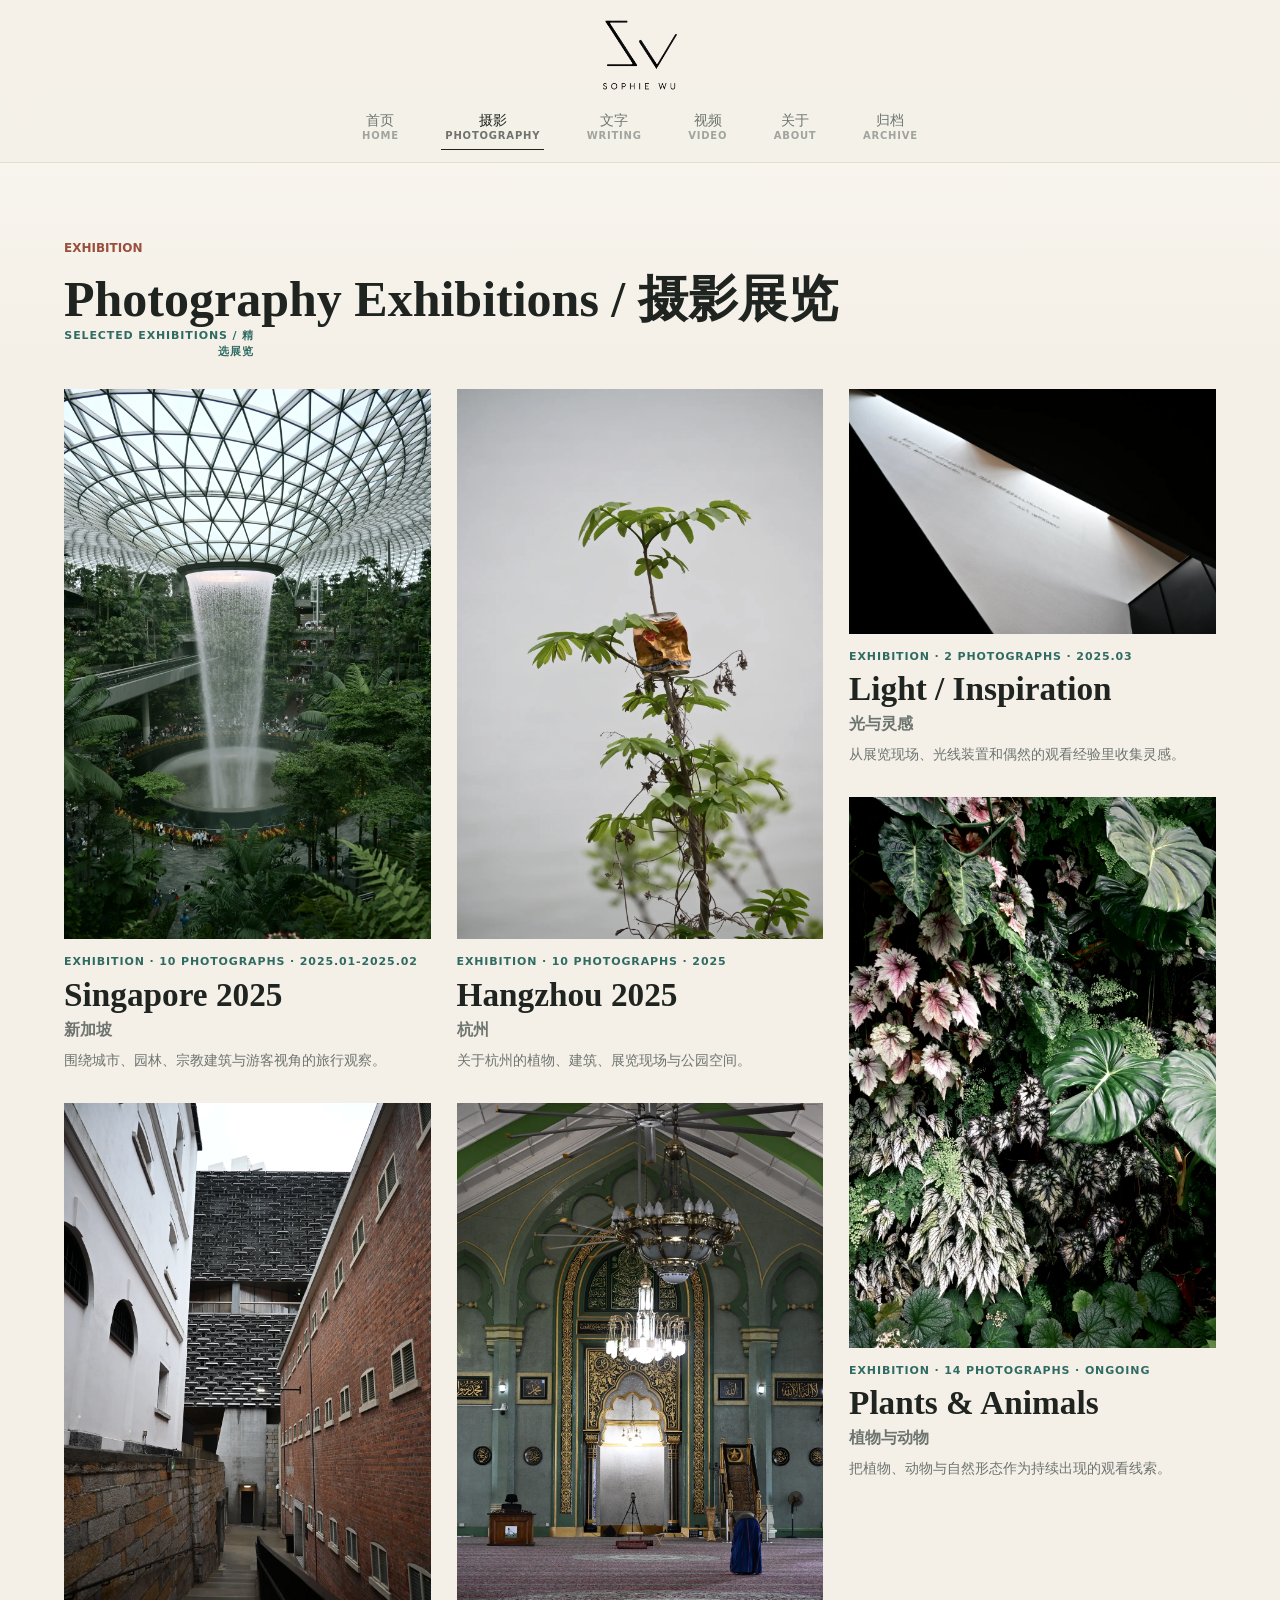
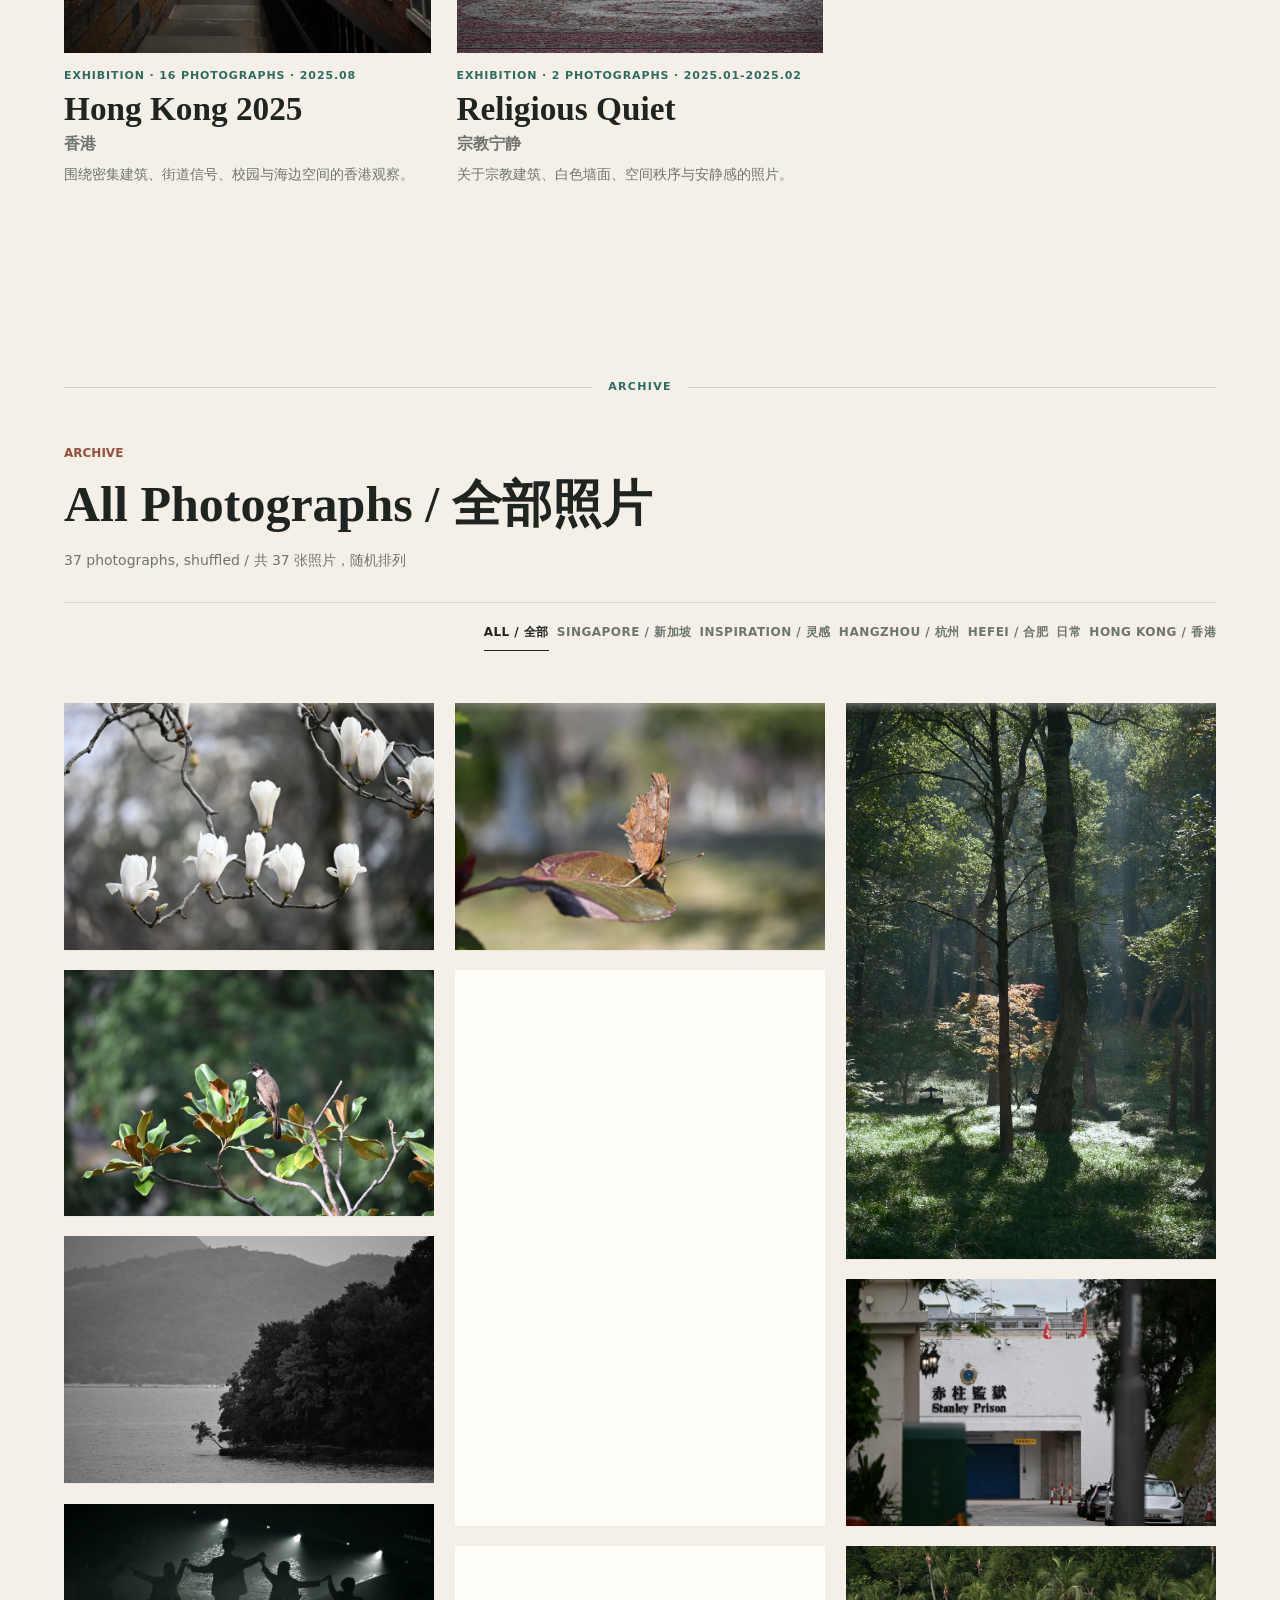
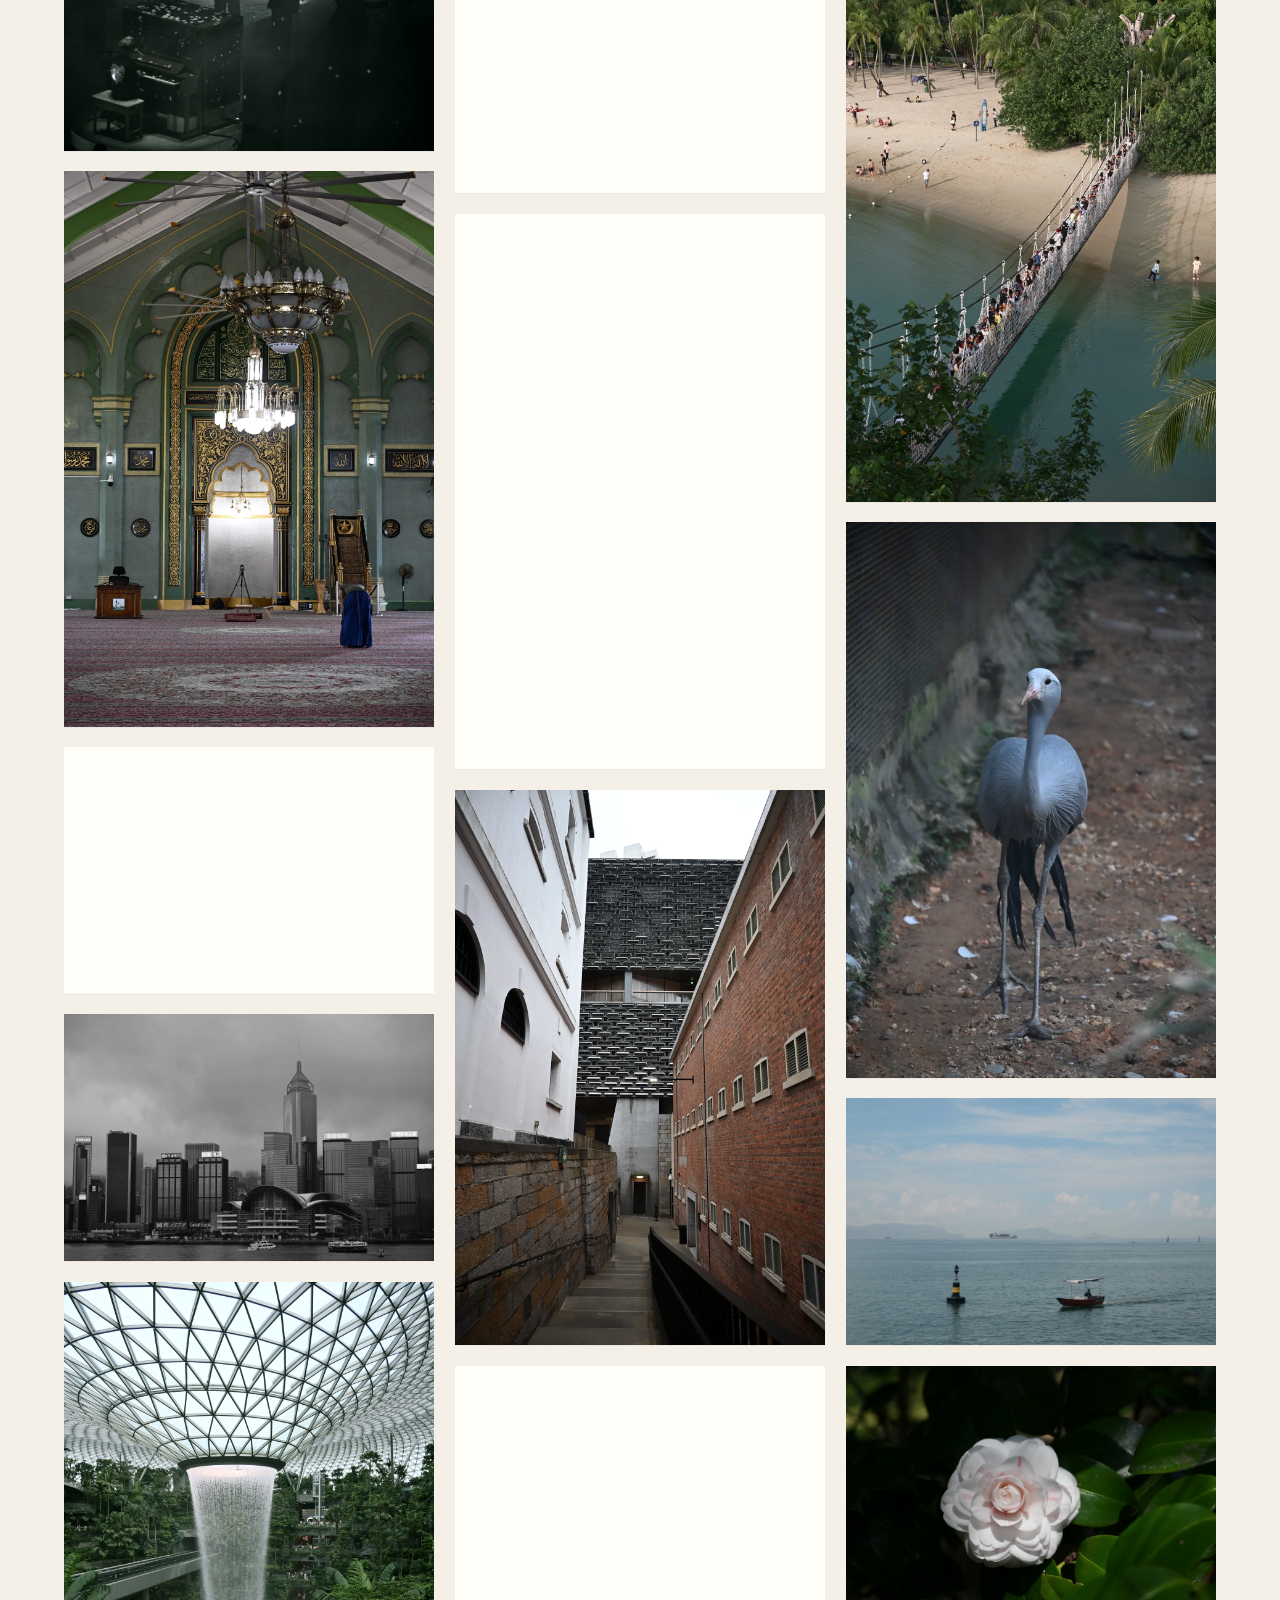
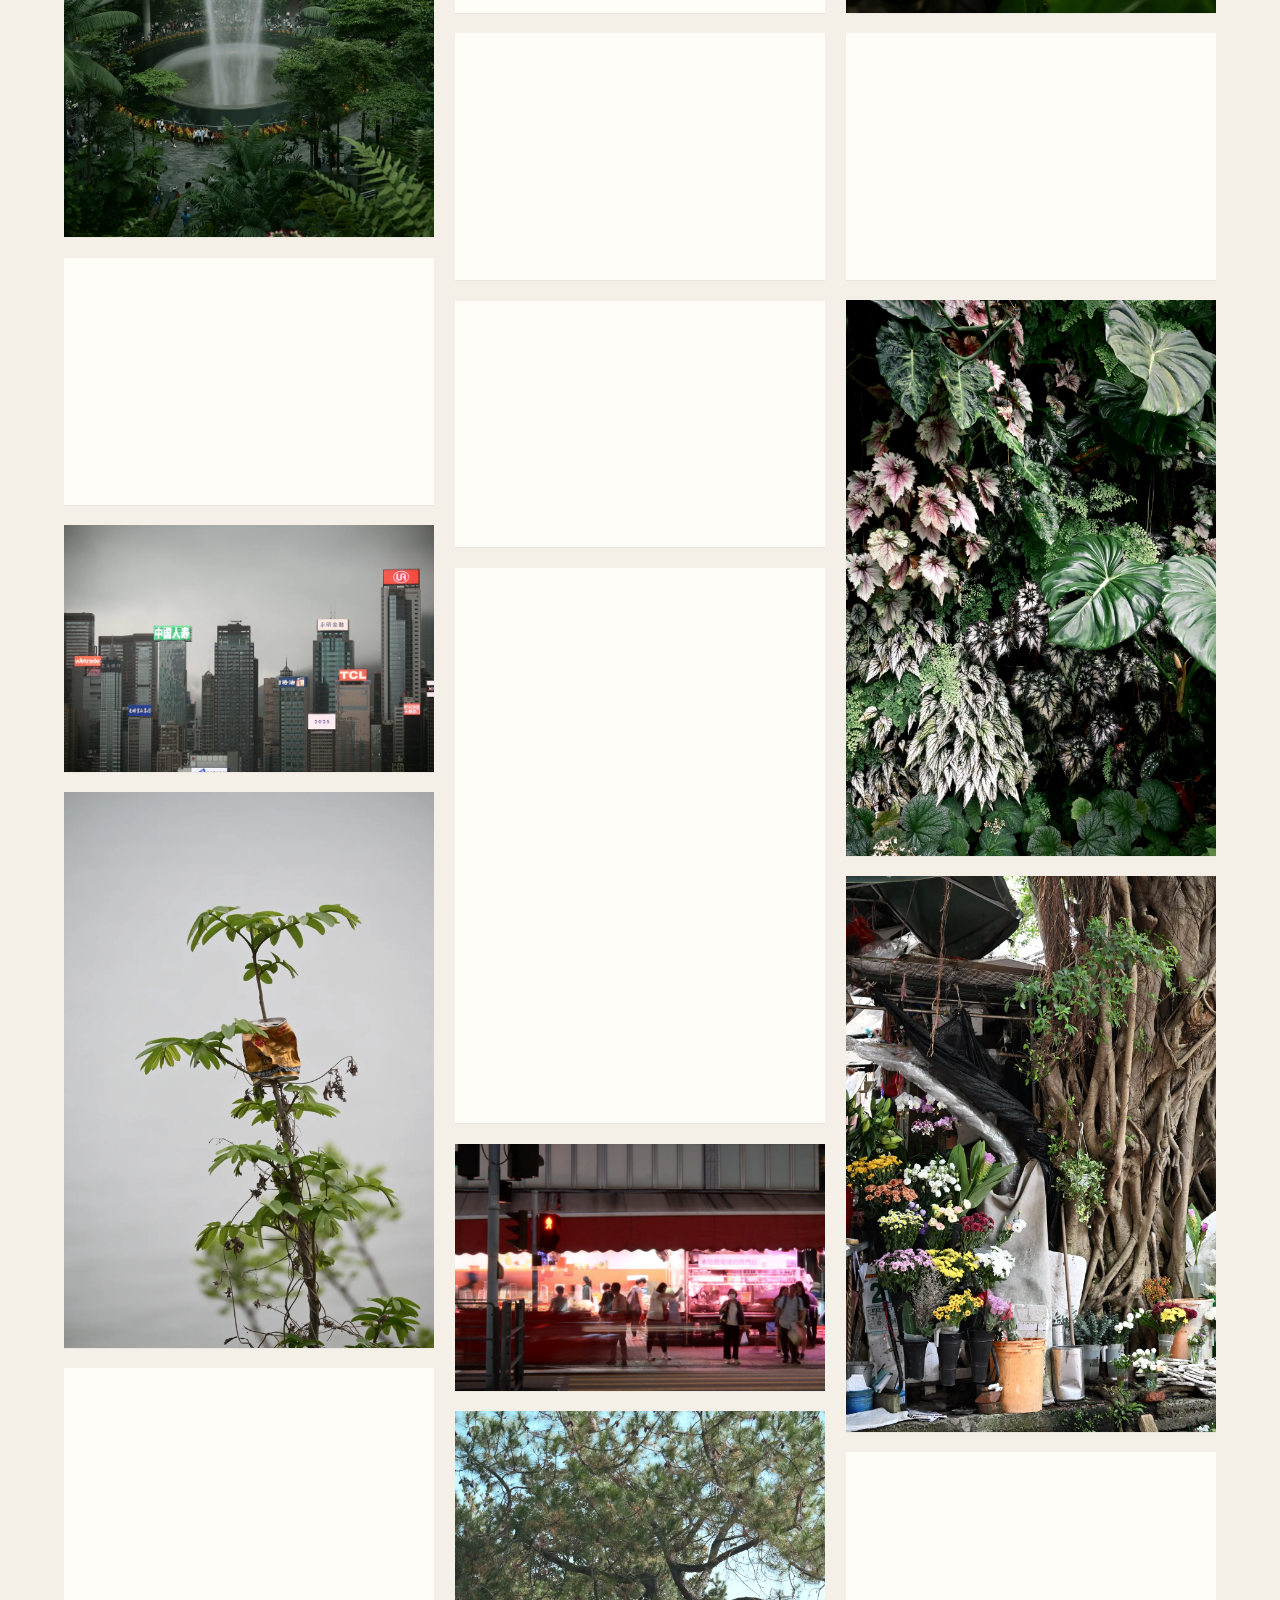
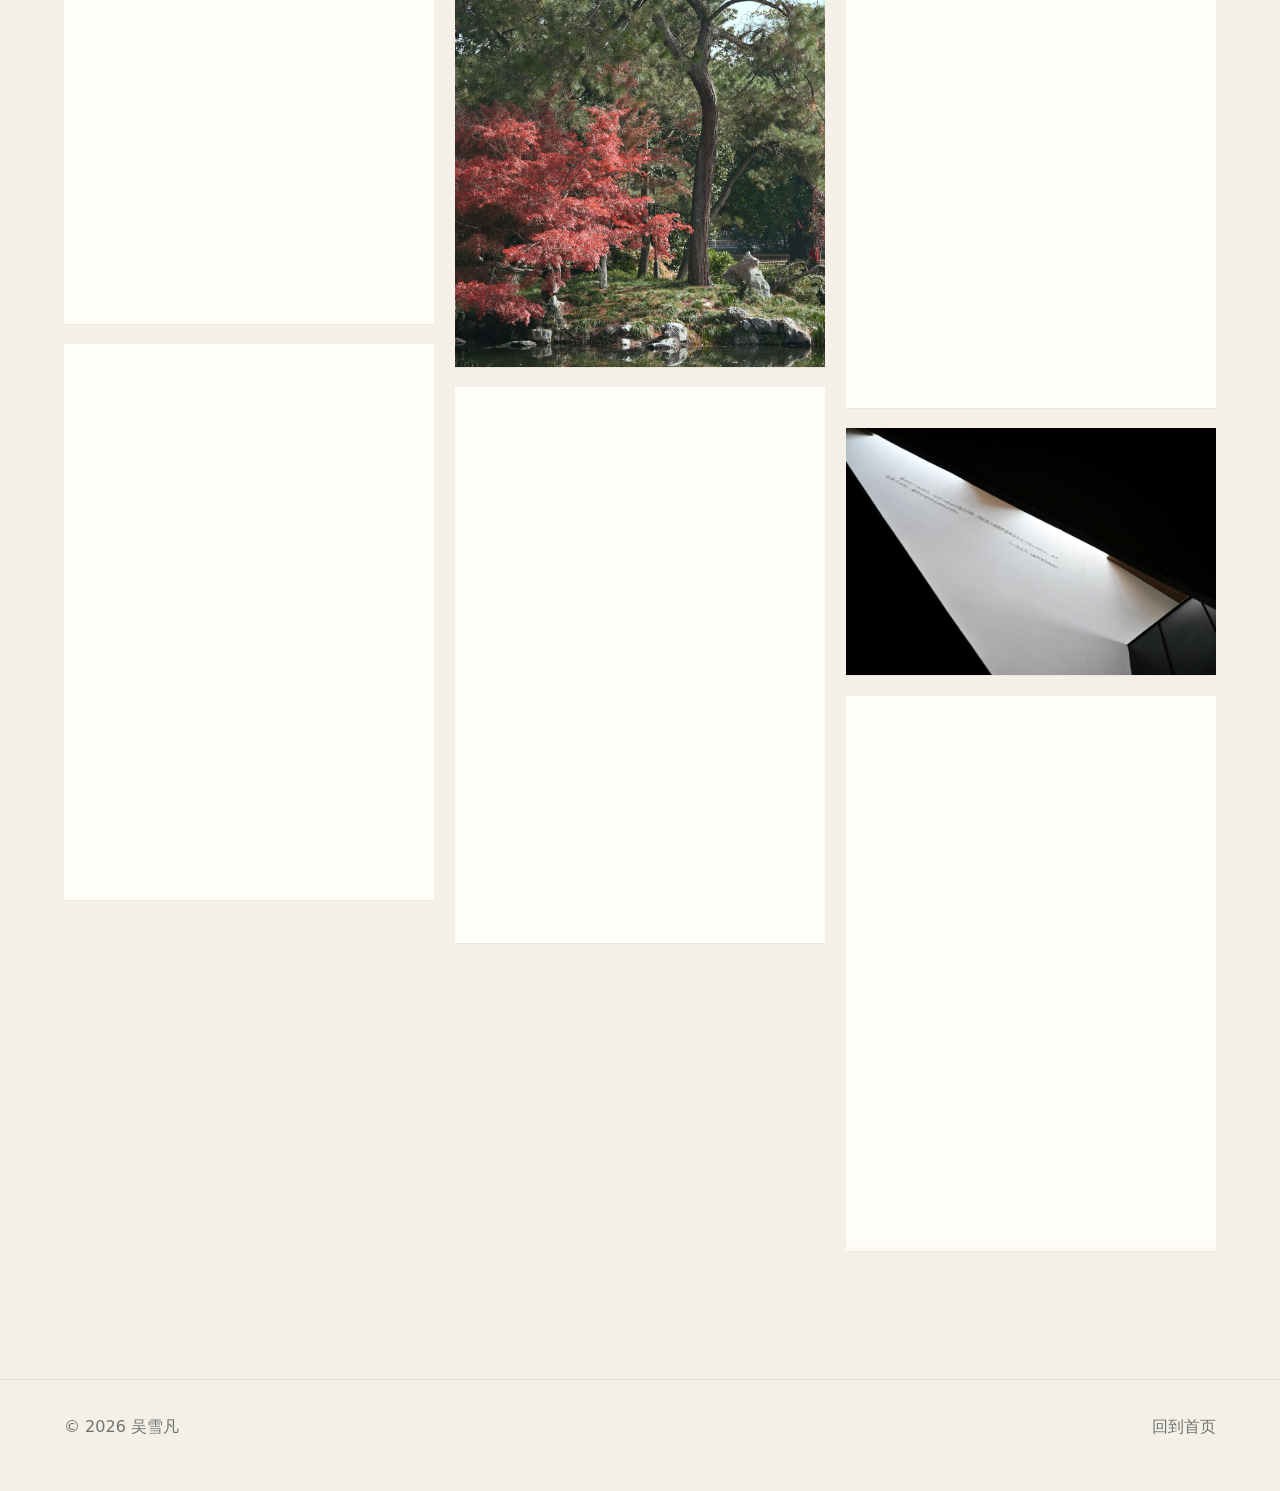
<file: photography.html>
<!doctype html>
<html lang="zh-CN">
  <head>
    <meta charset="utf-8" />
    <meta name="viewport" content="width=device-width, initial-scale=1" />
    <title>摄影 | 吴雪凡</title>
    <meta name="description" content="吴雪凡的摄影作品与主题照片集。" />
    <link rel="stylesheet" href="styles.css?v=20260524-photo-polish" />
    <style>
      .photo-archive-section {
        opacity: 1 !important;
        transform: none !important;
      }
    </style>
  </head>
  <body>
    <a class="skip-link" href="#photography">跳到内容</a>

    <header class="site-header">
      <a class="site-identity" href="index.html" aria-label="回到首页">
        <img src="assets/brand/sophie-wu-logo-transparent.png" alt="Sophie Wu" />
      </a>
      <nav class="nav" aria-label="主导航">
        <a href="index.html" data-nav-link><span>首页</span><small>Home</small></a>
        <a href="photography.html" data-nav-link><span>摄影</span><small>Photography</small></a>
        <a href="writing.html" data-nav-link><span>文字</span><small>Writing</small></a>
        <a href="video.html" data-nav-link><span>视频</span><small>Video</small></a>
        <a href="about.html" data-nav-link><span>关于</span><small>About</small></a>
        <a href="archive.html" data-nav-link><span>归档</span><small>Archive</small></a>
      </nav>
    </header>

    <main>
      <section class="collection-stage" id="photography" aria-labelledby="photo-title">
        <div class="section-heading">
          <div>
            <p class="eyebrow">Exhibition</p>
            <h2 id="photo-title">Photography Exhibitions / 摄影展览</h2>
          </div>
          <p class="page-hero-index">Selected exhibitions / 精选展览</p>
        </div>
        <div class="collection-grid" id="photoCollectionGrid"></div>
      </section>

      <section class="section photo-archive-section" aria-labelledby="single-photo-title">
        <div class="archive-divider" aria-hidden="true">
          <span>Archive</span>
        </div>
        <div class="section-heading">
          <div>
            <p class="eyebrow">Archive</p>
            <h2 id="single-photo-title">All Photographs / 全部照片</h2>
          </div>
          <p class="section-note" id="photoCount"></p>
        </div>
        <div class="filter-bar compact-filters" id="photoFilters" aria-label="照片浏览线索"></div>
        <div class="photo-grid" id="photoGrid"></div>
      </section>
    </main>

    <footer class="footer">
      <p>© <span id="year"></span> <span id="footerName">吴雪凡</span></p>
      <a href="index.html">回到首页</a>
    </footer>

    <div class="modal" id="mediaModal" aria-hidden="true">
      <div class="modal-backdrop" data-close-modal></div>
      <div class="modal-panel" role="dialog" aria-modal="true" aria-labelledby="modalTitle">
        <button class="modal-close" type="button" aria-label="关闭" data-close-modal>
          ×
        </button>
        <div class="modal-media" id="modalMedia"></div>
        <div class="modal-copy">
          <p class="meta" id="modalMeta"></p>
          <h3 id="modalTitle"></h3>
          <p id="modalDescription"></p>
          <a class="text-link" id="modalLink" href="#" target="_blank" rel="noreferrer">
            打开原链接
          </a>
        </div>
      </div>
    </div>

    <script src="content/site-content.js?v=20260524-photo-polish"></script>
    <script src="script.js?v=20260524-photo-polish"></script>
  </body>
</html>
</file>
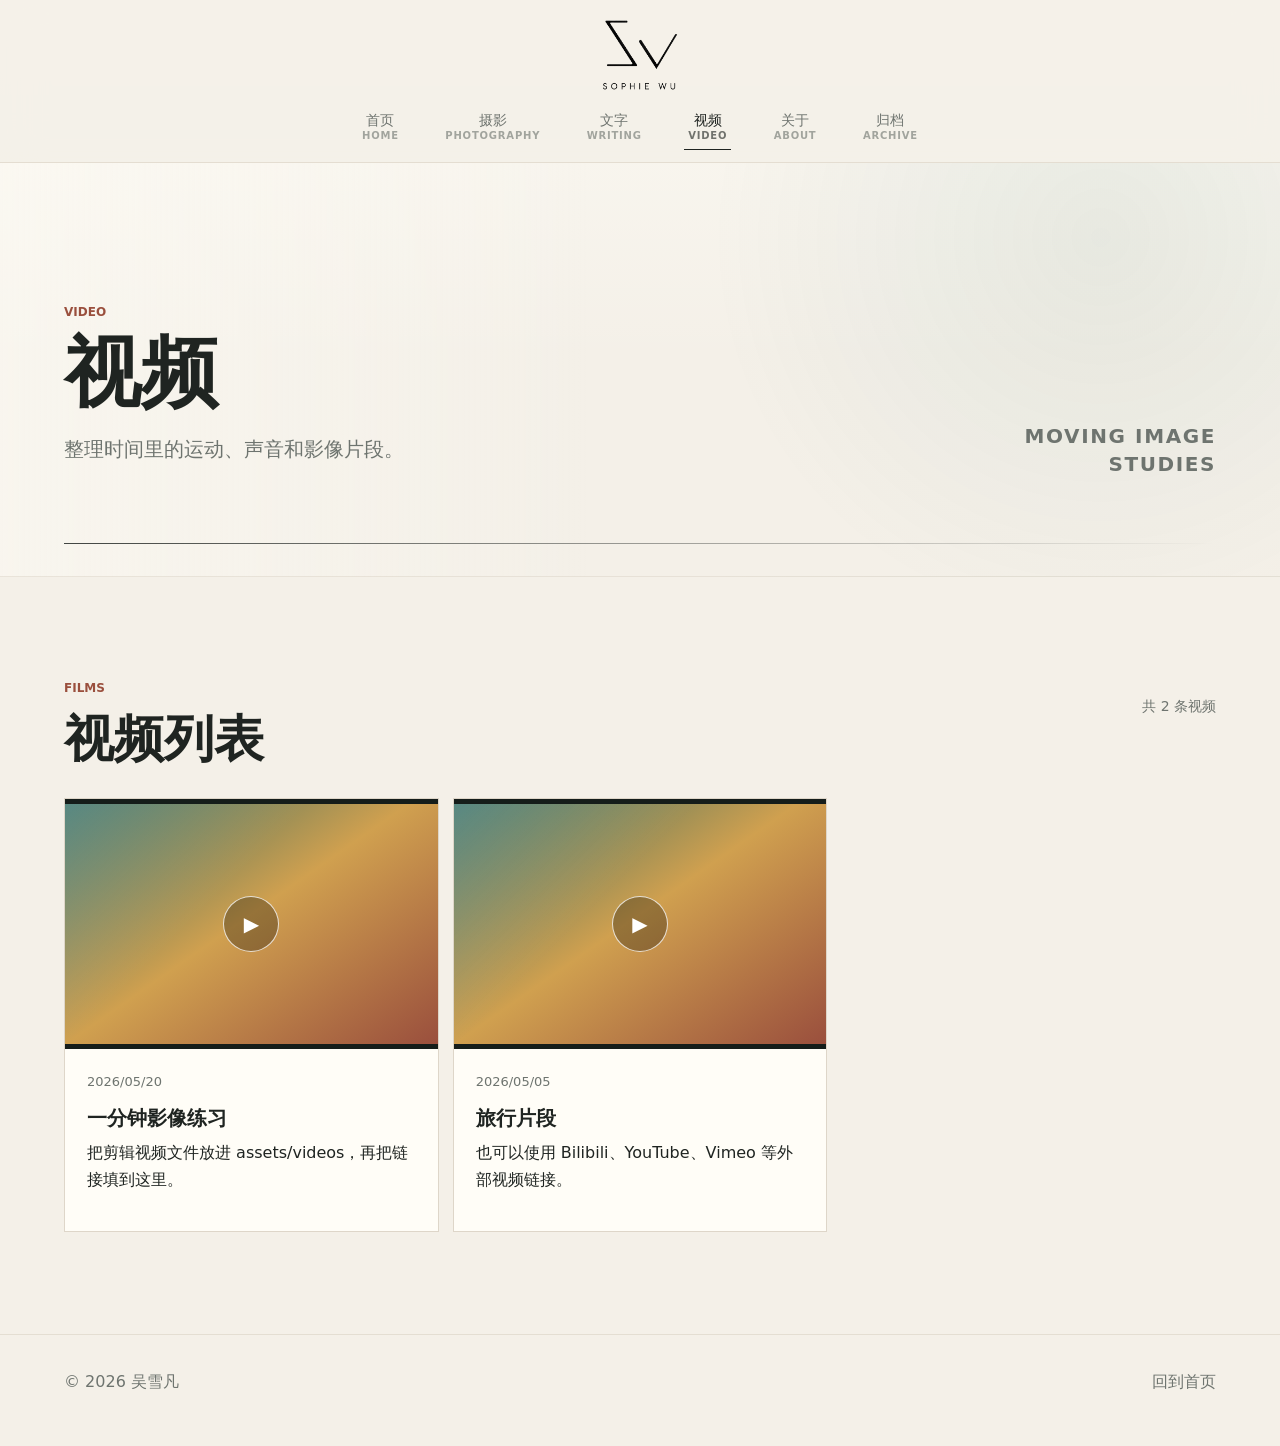
<file: video.html>
<!doctype html>
<html lang="zh-CN">
  <head>
    <meta charset="utf-8" />
    <meta name="viewport" content="width=device-width, initial-scale=1" />
    <title>视频 | 吴雪凡</title>
    <meta name="description" content="吴雪凡的剪辑视频与影像练习。" />
    <link rel="stylesheet" href="styles.css" />
  </head>
  <body>
    <a class="skip-link" href="#video">跳到内容</a>

    <header class="site-header">
      <a class="site-identity" href="index.html" aria-label="回到首页">
        <img src="assets/brand/sophie-wu-logo-transparent.png" alt="Sophie Wu" />
      </a>
      <nav class="nav" aria-label="主导航">
        <a href="index.html" data-nav-link><span>首页</span><small>Home</small></a>
        <a href="photography.html" data-nav-link><span>摄影</span><small>Photography</small></a>
        <a href="writing.html" data-nav-link><span>文字</span><small>Writing</small></a>
        <a href="video.html" data-nav-link><span>视频</span><small>Video</small></a>
        <a href="about.html" data-nav-link><span>关于</span><small>About</small></a>
        <a href="archive.html" data-nav-link><span>归档</span><small>Archive</small></a>
      </nav>
    </header>

    <main>
      <section class="page-hero">
        <div class="page-hero-copy">
          <p class="eyebrow">Video</p>
          <h1>视频</h1>
          <p>整理时间里的运动、声音和影像片段。</p>
        </div>
        <p class="page-hero-index">Moving image studies</p>
      </section>

      <section class="section" id="video" aria-labelledby="video-title">
        <div class="section-heading row">
          <div>
            <p class="eyebrow">Films</p>
            <h2 id="video-title">视频列表</h2>
          </div>
          <p class="section-note" id="videoCount"></p>
        </div>
        <div class="video-grid" id="videoGrid"></div>
      </section>
    </main>

    <footer class="footer">
      <p>© <span id="year"></span> <span id="footerName">吴雪凡</span></p>
      <a href="index.html">回到首页</a>
    </footer>

    <div class="modal" id="mediaModal" aria-hidden="true">
      <div class="modal-backdrop" data-close-modal></div>
      <div class="modal-panel" role="dialog" aria-modal="true" aria-labelledby="modalTitle">
        <button class="modal-close" type="button" aria-label="关闭" data-close-modal>
          ×
        </button>
        <div class="modal-media" id="modalMedia"></div>
        <div class="modal-copy">
          <p class="meta" id="modalMeta"></p>
          <h3 id="modalTitle"></h3>
          <p id="modalDescription"></p>
          <a class="text-link" id="modalLink" href="#" target="_blank" rel="noreferrer">
            打开原链接
          </a>
        </div>
      </div>
    </div>

    <script src="content/site-content.js"></script>
    <script src="script.js"></script>
  </body>
</html>
</file>
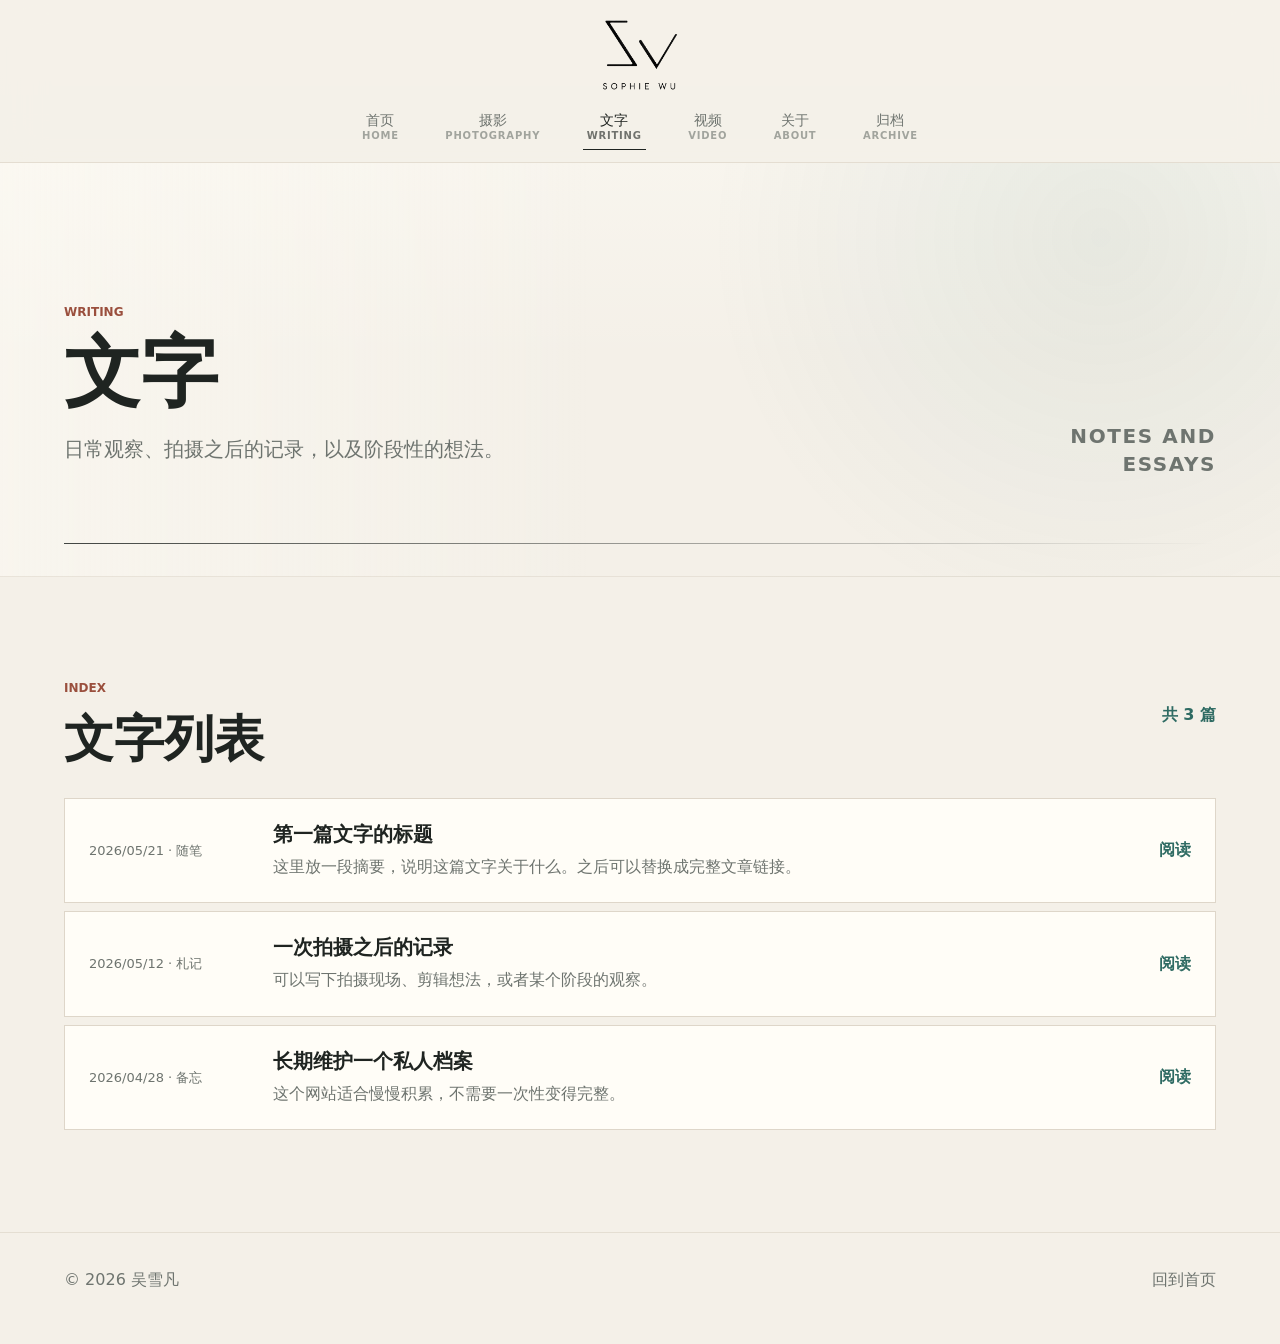
<file: writing.html>
<!doctype html>
<html lang="zh-CN">
  <head>
    <meta charset="utf-8" />
    <meta name="viewport" content="width=device-width, initial-scale=1" />
    <title>文字 | 吴雪凡</title>
    <meta name="description" content="吴雪凡的文字、札记与随笔。" />
    <link rel="stylesheet" href="styles.css" />
  </head>
  <body>
    <a class="skip-link" href="#writing">跳到内容</a>

    <header class="site-header">
      <a class="site-identity" href="index.html" aria-label="回到首页">
        <img src="assets/brand/sophie-wu-logo-transparent.png" alt="Sophie Wu" />
      </a>
      <nav class="nav" aria-label="主导航">
        <a href="index.html" data-nav-link><span>首页</span><small>Home</small></a>
        <a href="photography.html" data-nav-link><span>摄影</span><small>Photography</small></a>
        <a href="writing.html" data-nav-link><span>文字</span><small>Writing</small></a>
        <a href="video.html" data-nav-link><span>视频</span><small>Video</small></a>
        <a href="about.html" data-nav-link><span>关于</span><small>About</small></a>
        <a href="archive.html" data-nav-link><span>归档</span><small>Archive</small></a>
      </nav>
    </header>

    <main>
      <section class="page-hero">
        <div class="page-hero-copy">
          <p class="eyebrow">Writing</p>
          <h1>文字</h1>
          <p>日常观察、拍摄之后的记录，以及阶段性的想法。</p>
        </div>
        <p class="page-hero-index">Notes and essays</p>
      </section>

      <section class="section" id="writing" aria-labelledby="writing-title">
        <div class="section-heading row">
          <div>
            <p class="eyebrow">Index</p>
            <h2 id="writing-title">文字列表</h2>
          </div>
          <a class="text-link" href="archive.html" id="writingCount">全部归档</a>
        </div>
        <div class="writing-list" id="writingList"></div>
      </section>
    </main>

    <footer class="footer">
      <p>© <span id="year"></span> <span id="footerName">吴雪凡</span></p>
      <a href="index.html">回到首页</a>
    </footer>

    <script src="content/site-content.js"></script>
    <script src="script.js"></script>
  </body>
</html>
</file>
<file: styles.css>
:root {
  --bg: #f4f0e8;
  --surface: #fffdf7;
  --ink: #1f2421;
  --muted: #6e746f;
  --line: #ded6c9;
  --accent: #9a4f3d;
  --accent-2: #2f6b63;
  --accent-3: #d0a04f;
  --deep: #151d1a;
  --soft: #ece5d8;
  --shadow: 0 20px 54px rgba(31, 36, 33, 0.13);
}

* {
  box-sizing: border-box;
}

::selection {
  background: rgba(154, 79, 61, 0.2);
}

html {
  scroll-behavior: smooth;
}

body {
  margin: 0;
  background:
    linear-gradient(180deg, rgba(255, 253, 247, 0.68), rgba(244, 240, 232, 0) 360px),
    var(--bg);
  color: var(--ink);
  font-family:
    Inter, "Noto Sans SC", "Microsoft YaHei", system-ui, -apple-system,
    BlinkMacSystemFont, "Segoe UI", sans-serif;
  line-height: 1.65;
  overflow-x: hidden;
}

body.modal-open {
  overflow: hidden;
}

a {
  color: inherit;
  text-decoration: none;
}

button,
input,
textarea {
  font: inherit;
}

.card-button {
  display: block;
  width: 100%;
  border: 0;
  background: transparent;
  color: inherit;
  cursor: pointer;
  padding: 0;
  text-align: left;
}

a:focus-visible,
button:focus-visible {
  outline: 2px solid var(--accent-2);
  outline-offset: 3px;
}

.skip-link {
  position: fixed;
  left: 18px;
  top: 12px;
  z-index: 100;
  transform: translateY(-140%);
  background: var(--ink);
  color: var(--surface);
  padding: 8px 12px;
  transition: transform 160ms ease;
}

.skip-link:focus {
  transform: translateY(0);
}

.visually-hidden {
  position: absolute;
  width: 1px;
  height: 1px;
  overflow: hidden;
  clip: rect(0 0 0 0);
  white-space: nowrap;
}

.site-header {
  position: sticky;
  top: 0;
  z-index: 20;
  display: grid;
  align-items: center;
  justify-items: center;
  justify-content: center;
  gap: 12px;
  padding: 14px clamp(20px, 5vw, 72px) 12px;
  border-bottom: 1px solid rgba(222, 214, 201, 0.76);
  background: rgba(244, 240, 232, 0.84);
  backdrop-filter: blur(20px);
}

.site-identity {
  display: block;
  color: var(--ink);
  transition:
    filter 160ms ease,
    opacity 160ms ease;
}

.site-identity:hover {
  opacity: 0.72;
}

.site-identity img {
  display: block;
  width: min(86px, 22vw);
  height: auto;
}

.nav {
  display: flex;
  flex-wrap: nowrap;
  justify-content: center;
  gap: clamp(14px, 3vw, 42px);
  color: var(--muted);
}

.nav a {
  display: grid;
  justify-items: center;
  gap: 2px;
  min-height: 42px;
  padding: 5px 4px 7px;
  border-bottom: 1px solid transparent;
  line-height: 1.1;
}

.nav span {
  font-size: 14px;
}

.nav small {
  color: inherit;
  font-size: 10px;
  font-weight: 800;
  letter-spacing: 0.08em;
  text-transform: uppercase;
  opacity: 0.62;
}

.nav a:hover,
.nav a.is-active {
  border-color: var(--ink);
  color: var(--ink);
}

main {
  overflow: hidden;
}

.hero {
  display: grid;
  grid-template-columns: minmax(340px, 0.86fr) minmax(380px, 1fr);
  align-items: center;
  gap: clamp(36px, 7vw, 104px);
  min-height: calc(100vh - 69px);
  padding: clamp(42px, 6vw, 84px) clamp(20px, 5vw, 72px) clamp(54px, 8vw, 112px);
}

.hero-copy {
  max-width: 760px;
  min-width: 0;
  align-self: end;
  order: -1;
}

.hero-minimal .hero-copy {
  max-width: 520px;
}

.hero-minimal .hero-copy p:not(.eyebrow) {
  font-size: 20px;
}

.eyebrow {
  margin: 0 0 12px;
  color: var(--accent);
  font-size: 12px;
  font-weight: 800;
  letter-spacing: 0;
  text-transform: uppercase;
}

h1,
h2,
h3,
p {
  margin-top: 0;
  overflow-wrap: anywhere;
}

h1 {
  margin-bottom: 26px;
  font-family: Georgia, "Noto Serif SC", serif;
  font-size: clamp(46px, 6.4vw, 86px);
  line-height: 1.02;
  font-weight: 600;
  letter-spacing: 0;
}

h1 span {
  display: inline;
}

h2 {
  margin-bottom: 0;
  font-family: Georgia, "Noto Serif SC", serif;
  font-size: clamp(34px, 4vw, 50px);
  line-height: 1.14;
  letter-spacing: 0;
}

h3 {
  margin-bottom: 10px;
  font-size: 20px;
  line-height: 1.35;
}

.hero-copy p:not(.eyebrow) {
  max-width: 620px;
  color: var(--muted);
  font-size: 18px;
}

.hero-actions {
  display: flex;
  flex-wrap: wrap;
  gap: 12px;
  margin-top: 34px;
}

.hero-actions .button {
  min-width: 172px;
}

.button {
  display: inline-flex;
  min-height: 44px;
  align-items: center;
  justify-content: center;
  padding: 10px 20px;
  border: 1px solid var(--ink);
  font-weight: 700;
  transition:
    background 160ms ease,
    border-color 160ms ease,
    color 160ms ease,
    transform 160ms ease;
}

.button.primary {
  background: var(--ink);
  color: var(--surface);
}

.button.secondary {
  border-color: rgba(31, 36, 33, 0.32);
  background: rgba(255, 253, 247, 0.54);
}

.button:hover,
.text-link:hover,
.footer a:hover {
  color: var(--accent);
}

.button:hover {
  transform: translateY(-1px);
}

.hero-media {
  position: relative;
  min-height: min(68vh, 700px);
  max-width: 100%;
  border: 8px solid var(--surface);
  box-shadow: var(--shadow);
  overflow: hidden;
}

.hero-frame {
  position: absolute;
  overflow: hidden;
  transform: translateZ(0);
}

.hero-frame::before {
  position: absolute;
  inset: 0;
  content: "";
  background-image:
    linear-gradient(180deg, rgba(21, 29, 26, 0.04), rgba(21, 29, 26, 0.25)),
    url("assets/photos/display/260307-yulan-01.webp");
  background-position: center;
  background-size: cover;
}

.hero-frame-a {
  inset: 0;
}

.hero-frame-b {
  display: none;
}

.hero-frame-c {
  display: none;
}

.hero-frame-b::before {
  background-image:
    linear-gradient(120deg, rgba(244, 240, 232, 0.42), rgba(21, 29, 26, 0.2)),
    url("assets/photos/display/260307-yulan-01.webp");
  background-position: 36% 42%;
  background-size: 150%;
}

.hero-frame-c::before {
  background-image:
    linear-gradient(145deg, rgba(154, 79, 61, 0.64), rgba(255, 253, 247, 0.34) 54%, rgba(47, 107, 99, 0.82)),
    url("assets/photos/display/260307-yulan-01.webp");
  background-position: 48% 52%;
  background-size: 220%;
}

.section {
  padding: clamp(64px, 8vw, 118px) clamp(20px, 5vw, 72px);
}

.page-hero {
  position: relative;
  display: grid;
  grid-template-columns: minmax(0, 1fr) minmax(180px, 0.28fr);
  align-items: end;
  gap: clamp(28px, 6vw, 96px);
  min-height: 46vh;
  padding: clamp(72px, 9vw, 128px) clamp(20px, 5vw, 72px) clamp(46px, 7vw, 92px);
  border-bottom: 1px solid rgba(222, 214, 201, 0.56);
  background:
    linear-gradient(90deg, rgba(255, 253, 247, 0.42), rgba(255, 253, 247, 0) 46%),
    radial-gradient(circle at 86% 18%, rgba(47, 107, 99, 0.08), transparent 34%);
}

.page-hero::after {
  position: absolute;
  right: clamp(20px, 5vw, 72px);
  bottom: clamp(18px, 3vw, 32px);
  left: clamp(20px, 5vw, 72px);
  height: 1px;
  content: "";
  background: linear-gradient(90deg, rgba(31, 36, 33, 0.84), rgba(222, 214, 201, 0));
}

.page-hero-copy {
  max-width: 940px;
}

.page-hero h1 {
  max-width: 880px;
  margin-bottom: 20px;
  font-size: clamp(44px, 6vw, 82px);
}

.page-hero p:not(.eyebrow) {
  max-width: 680px;
  color: var(--muted);
  font-size: 20px;
}

.page-hero-index {
  justify-self: end;
  max-width: 190px;
  margin: 0 0 8px;
  color: var(--accent-2);
  font-size: 11px;
  font-weight: 800;
  letter-spacing: 0.08em;
  line-height: 1.4;
  text-align: right;
  text-transform: uppercase;
}

.page-hero-profile {
  grid-template-columns: minmax(0, 1fr) minmax(260px, 380px);
  align-items: end;
}

.profile-panel {
  position: relative;
  z-index: 1;
  padding: 28px 0 0;
  border-top: 1px solid rgba(31, 36, 33, 0.88);
}

.profile-panel p {
  margin: 0 0 24px;
  color: var(--ink);
  font-family: Georgia, "Noto Serif SC", serif;
  font-size: 30px;
  line-height: 1;
}

.profile-panel dl {
  display: grid;
  gap: 18px;
  margin: 0;
}

.profile-panel div {
  display: grid;
  gap: 3px;
}

.profile-panel dt {
  color: var(--accent);
  font-size: 11px;
  font-weight: 800;
  letter-spacing: 0.08em;
  text-transform: uppercase;
}

.profile-panel dd {
  margin: 0;
  color: var(--muted);
  font-size: 14px;
}

.section + .section {
  border-top: 1px solid rgba(222, 214, 201, 0.44);
}

.section-heading {
  margin-bottom: 30px;
}

.section-heading.row,
.split {
  display: flex;
  align-items: flex-start;
  justify-content: space-between;
  gap: 28px;
}

.section-note {
  max-width: 360px;
  margin: 16px 0 0;
  color: var(--muted);
  font-size: 14px;
}

.text-link {
  display: inline-flex;
  align-items: center;
  min-height: 36px;
  margin-top: 18px;
  color: var(--accent-2);
  font-weight: 800;
}

.inline-button {
  margin-top: 28px;
}

.latest-grid,
.video-grid {
  display: grid;
  grid-template-columns: repeat(3, minmax(0, 1fr));
  gap: 14px;
}

.exhibition {
  background: var(--surface);
}

.collection-stage {
  padding: clamp(42px, 6vw, 86px) clamp(20px, 5vw, 72px) clamp(54px, 7vw, 96px);
}

.collection-stage h1 {
  margin-bottom: 0;
}

.collection-grid {
  display: block;
  column-count: 3;
  column-gap: clamp(18px, 2vw, 30px);
}

.photo-showcase {
  position: relative;
  display: grid;
  grid-auto-columns: minmax(360px, 48vw);
  grid-auto-flow: column;
  gap: 18px;
  overflow-x: auto;
  margin-inline: calc(clamp(20px, 5vw, 72px) * -1);
  padding: 0 clamp(20px, 5vw, 72px) 22px;
  scroll-snap-type: x mandatory;
  scrollbar-width: thin;
}

.photo-showcase::after {
  position: sticky;
  right: 0;
  z-index: 2;
  width: clamp(36px, 6vw, 84px);
  content: "";
  background: linear-gradient(90deg, rgba(255, 253, 247, 0), var(--surface));
  pointer-events: none;
}

.exhibition .section-heading {
  align-items: end;
  border-top: 1px solid rgba(31, 36, 33, 0.18);
  padding-top: clamp(18px, 2.4vw, 30px);
}

.collection-card,
.showcase-card {
  position: relative;
  display: block;
  min-height: 0;
  overflow: hidden;
  background: transparent;
  color: var(--ink);
  scroll-snap-align: start;
}

.collection-grid .collection-card {
  display: block;
  width: 100%;
  min-height: 0;
  margin: 0 0 clamp(24px, 2.4vw, 36px);
  break-inside: avoid;
}

.collection-grid .collection-card.is-large {
  grid-column: auto;
}

.collection-card img,
.collection-card .fallback-art,
.showcase-card img,
.showcase-card .fallback-art {
  display: block;
  width: 100%;
  height: auto;
  min-height: 0;
  object-fit: contain;
  background: var(--soft);
  filter: saturate(0.9) contrast(1.02);
  transition:
    filter 260ms ease,
    transform 320ms ease;
}

.collection-grid .collection-card img,
.collection-grid .collection-card .fallback-art {
  min-height: 0;
}

.showcase-card::after {
  position: absolute;
  inset: 0;
  content: "";
  background: linear-gradient(180deg, rgba(21, 29, 26, 0.02), rgba(21, 29, 26, 0.84));
}

.collection-card:hover img,
.collection-card:hover .fallback-art,
.showcase-card:hover img,
.showcase-card:hover .fallback-art {
  filter: saturate(1) contrast(1.04);
}

.showcase-copy {
  position: absolute;
  right: 0;
  bottom: 0;
  left: 0;
  z-index: 1;
  display: grid;
  gap: 6px;
  padding: clamp(24px, 3vw, 42px);
}

.collection-copy {
  display: grid;
  gap: 6px;
  padding: 14px 0 0;
}

.collection-copy strong,
.showcase-copy strong {
  font-family: Georgia, "Noto Serif SC", serif;
  font-size: clamp(24px, 2.6vw, 36px);
  line-height: 1;
}

.collection-copy > span:not(.showcase-kicker) {
  max-width: 440px;
  color: var(--muted);
  font-weight: 800;
}

.collection-copy em {
  max-width: 480px;
  color: var(--muted);
  font-size: 14px;
  font-style: normal;
}

.showcase-copy span:last-child {
  max-width: 420px;
  color: rgba(255, 253, 247, 0.76);
}

.showcase-kicker {
  color: var(--accent-2);
  font-size: 11px;
  font-weight: 800;
  letter-spacing: 0.08em;
  text-transform: uppercase;
}

.photo-intro {
  background: rgba(255, 253, 247, 0.34);
}

.compact-filters {
  justify-content: flex-start;
  margin: -2px 0 26px;
  padding-top: 12px;
  border-top: 1px solid rgba(31, 36, 33, 0.12);
}

.photo-grid.all-photos-grid {
  position: relative;
  display: grid;
  grid-template-columns: repeat(3, minmax(0, 1fr));
  gap: clamp(16px, 1.6vw, 26px);
  align-items: start;
  --photo-flow-distance: clamp(18px, 2vw, 34px);
  overflow: clip;
  padding-block: var(--photo-flow-distance);
}

.photo-grid.all-photos-grid::before,
.photo-grid.all-photos-grid::after {
  position: absolute;
  right: 0;
  left: 0;
  z-index: 2;
  height: calc(var(--photo-flow-distance) * 1.4);
  content: "";
  pointer-events: none;
}

.photo-grid.all-photos-grid::before {
  top: 0;
  background: linear-gradient(180deg, var(--bg), rgba(244, 240, 232, 0));
}

.photo-grid.all-photos-grid::after {
  bottom: 0;
  background: linear-gradient(0deg, var(--bg), rgba(244, 240, 232, 0));
}

.masonry-column {
  display: grid;
  gap: clamp(16px, 1.6vw, 26px);
  align-content: start;
  animation: photo-column-flow 48s linear infinite;
  will-change: transform;
}

.masonry-column:nth-child(2) {
  animation-duration: 58s;
  animation-delay: -18s;
}

.masonry-column:nth-child(3) {
  animation-duration: 52s;
  animation-delay: -32s;
}

.photo-grid.all-photos-grid:hover .masonry-column,
.photo-grid.all-photos-grid:focus-within .masonry-column {
  animation-play-state: paused;
}

.photo-archive-section {
  position: relative;
  opacity: 1;
  transform: none;
}

.archive-divider {
  display: grid;
  grid-template-columns: 1fr auto 1fr;
  align-items: center;
  gap: 16px;
  margin: 0 0 clamp(26px, 4vw, 48px);
  color: var(--accent-2);
  font-size: 11px;
  font-weight: 800;
  letter-spacing: 0.12em;
  text-transform: uppercase;
}

.archive-divider::before,
.archive-divider::after {
  height: 1px;
  content: "";
  background: rgba(31, 36, 33, 0.18);
}

.photo-grid.all-photos-grid .photo-card,
.photo-grid.all-photos-grid .photo-card:nth-child(6n + 1),
.photo-grid.all-photos-grid .photo-card:nth-child(6n + 2),
.photo-grid.all-photos-grid .photo-card:nth-child(6n + 3),
.photo-grid.all-photos-grid .photo-card:nth-child(6n + 4),
.photo-grid.all-photos-grid .photo-card:nth-child(6n + 5),
.photo-grid.all-photos-grid .photo-card:nth-child(6n) {
  display: block;
  width: 100%;
  grid-column: auto;
  min-height: 0;
  margin: 0;
  break-inside: avoid;
  overflow: visible;
}

.collection-photo-grid .photo-caption {
  position: static;
  padding: 10px 0 0;
  background: transparent;
  color: var(--ink);
  opacity: 1;
  transform: none;
}

.collection-photo-grid .photo-caption p {
  color: var(--muted);
}

.photo-grid.all-photos-grid .photo-caption {
  display: none;
}

@keyframes photo-column-flow {
  from {
    transform: translateY(calc(var(--photo-flow-distance) * -1));
  }

  to {
    transform: translateY(calc(var(--photo-flow-distance) * 0.55));
  }
}

.collection-hero {
  display: grid;
  grid-template-columns: minmax(300px, 1fr) minmax(180px, 0.26fr);
  align-items: end;
  gap: clamp(28px, 6vw, 88px);
  padding: clamp(46px, 6vw, 82px) clamp(20px, 5vw, 72px) clamp(34px, 5vw, 58px);
  border-bottom: 1px solid rgba(222, 214, 201, 0.56);
}

.collection-hero-copy {
  max-width: 720px;
}

.collection-hero-copy h1 {
  margin-bottom: 22px;
}

.collection-hero-copy p:not(.eyebrow):not(.meta) {
  color: var(--muted);
  font-size: 20px;
}

.collection-meta-list {
  display: grid;
  grid-template-columns: repeat(2, minmax(0, 1fr));
  gap: 16px 22px;
  margin: 34px 0 0;
  padding-top: 20px;
  border-top: 1px solid rgba(31, 36, 33, 0.82);
}

.collection-meta-list div {
  display: grid;
  gap: 4px;
}

.collection-meta-list dt {
  color: var(--accent);
  font-size: 11px;
  font-weight: 800;
  letter-spacing: 0.08em;
  text-transform: uppercase;
}

.collection-meta-list dd {
  margin: 0;
  color: var(--muted);
  font-size: 14px;
}

.collection-hero-summary {
  display: grid;
  justify-items: end;
  padding-top: 20px;
  border-top: 1px solid rgba(31, 36, 33, 0.82);
  text-align: right;
}

.collection-hero-summary strong {
  font-family: Georgia, "Noto Serif SC", serif;
  font-size: clamp(46px, 7vw, 92px);
  font-weight: 500;
  line-height: 0.92;
}

.collection-hero-summary em {
  color: var(--muted);
  font-style: normal;
}

.collection-hero-empty {
  display: block;
}

.collection-nav {
  display: grid;
  grid-template-columns: repeat(2, minmax(0, 1fr));
  gap: 1px;
  padding: 0 clamp(20px, 5vw, 72px) clamp(58px, 7vw, 96px);
}

.collection-nav-link {
  display: grid;
  min-height: 220px;
  align-content: end;
  gap: 8px;
  padding: clamp(22px, 3vw, 38px);
  background: var(--ink);
  color: var(--surface);
  transition:
    background 180ms ease,
    transform 180ms ease;
}

.collection-nav-link:hover {
  background: var(--deep);
  transform: translateY(-2px);
}

.collection-nav-link strong {
  font-family: Georgia, "Noto Serif SC", serif;
  font-size: clamp(30px, 3.6vw, 48px);
  font-weight: 500;
  line-height: 1;
}

.collection-nav-link em {
  color: rgba(255, 253, 247, 0.72);
  font-style: normal;
}

.latest-grid > :first-child {
  grid-column: span 2;
}

.latest-grid > :first-child h3 {
  max-width: 640px;
  font-size: clamp(24px, 2.8vw, 34px);
  line-height: 1.18;
}

.card,
.writing-item,
.video-card {
  border: 1px solid var(--line);
  background: var(--surface);
}

.card {
  display: flex;
  min-height: 300px;
  flex-direction: column;
  justify-content: space-between;
  padding: 26px;
  transition:
    border-color 160ms ease,
    transform 160ms ease,
    box-shadow 160ms ease;
}

.card p,
.video-card p,
.writing-item p {
  max-width: 62ch;
}

.card:hover,
.writing-item:hover,
.video-card:hover {
  border-color: rgba(31, 36, 33, 0.38);
  box-shadow: 0 16px 34px rgba(31, 36, 33, 0.08);
  transform: translateY(-2px);
}

.latest-card {
  position: relative;
  overflow: hidden;
}

.latest-card.has-media {
  min-height: 390px;
  padding: 0;
  color: white;
}

.latest-grid > :first-child .latest-card.has-media,
.latest-grid > .card-button:first-child .latest-card.has-media {
  min-height: 430px;
}

.latest-card.has-media .latest-media,
.latest-card.has-media .latest-media img,
.latest-card.has-media .latest-media .fallback-art {
  position: absolute;
  inset: 0;
  width: 100%;
  height: 100%;
  min-height: 100%;
}

.latest-card.has-media .latest-media img,
.latest-card.has-media .latest-media .fallback-art {
  object-fit: cover;
  transition: transform 260ms ease;
}

.latest-card.has-media::after {
  position: absolute;
  inset: 0;
  content: "";
  background: linear-gradient(180deg, rgba(21, 29, 26, 0.04), rgba(21, 29, 26, 0.82));
}

.latest-card.has-media > div:not(.latest-media),
.latest-card.has-media > .meta {
  position: relative;
  z-index: 1;
  margin: 0;
  padding: 26px;
}

.latest-card.has-media > div:not(.latest-media) {
  margin-top: auto;
}

.latest-card.has-media .tag {
  border-color: rgba(255, 253, 247, 0.42);
  color: var(--surface);
}

.latest-card.has-media p,
.latest-card.has-media .meta {
  color: rgba(255, 253, 247, 0.76);
}

.latest-card.has-media:hover .latest-media img,
.latest-card.has-media:hover .latest-media .fallback-art {
  transform: scale(1.035);
}

.meta {
  color: var(--muted);
  font-size: 13px;
}

.tag {
  display: inline-flex;
  align-items: center;
  align-self: flex-start;
  min-height: 26px;
  margin-bottom: 18px;
  padding: 2px 9px;
  border: 1px solid rgba(47, 107, 99, 0.2);
  background: rgba(47, 107, 99, 0.06);
  color: var(--accent-2);
  font-size: 12px;
  font-weight: 800;
}

.split {
  border-top: 1px solid var(--line);
  border-bottom: 1px solid var(--line);
  background: rgba(255, 253, 247, 0.38);
}

.about-copy {
  max-width: 720px;
  color: var(--muted);
  font-size: 18px;
}

.facts {
  display: grid;
  grid-template-columns: repeat(3, minmax(0, 1fr));
  gap: 16px;
  margin: 30px 0 0;
}

.facts div {
  min-height: 140px;
  padding: 18px;
  border-top: 2px solid rgba(31, 36, 33, 0.9);
  background: rgba(255, 253, 247, 0.44);
}

.facts dt {
  color: var(--ink);
  font-size: 13px;
  font-weight: 800;
}

.facts dd {
  margin: 18px 0 0;
  font-size: 14px;
  line-height: 1.6;
}

.writing-list {
  display: grid;
  gap: 8px;
}

.writing-item {
  display: grid;
  grid-template-columns: 160px minmax(0, 1fr) 96px;
  align-items: center;
  gap: 24px;
  padding: 22px 24px;
  transition:
    border-color 160ms ease,
    transform 160ms ease,
    box-shadow 160ms ease;
}

.writing-item h3 {
  margin-bottom: 6px;
}

.writing-item p {
  margin-bottom: 0;
  color: var(--muted);
}

.writing-action {
  justify-self: end;
  color: var(--accent-2);
  font-weight: 800;
}

.filter-bar {
  display: flex;
  flex-wrap: wrap;
  justify-content: flex-end;
  gap: 8px;
  margin-top: 14px;
}

.filter-button {
  min-height: 36px;
  padding: 5px 0;
  border: 0;
  border-bottom: 1px solid transparent;
  background: transparent;
  color: var(--muted);
  cursor: pointer;
  font-size: 12px;
  font-weight: 800;
  letter-spacing: 0.04em;
  text-transform: uppercase;
  transition:
    background 160ms ease,
    border-color 160ms ease,
    color 160ms ease,
    transform 160ms ease;
}

.filter-button:hover,
.filter-button.is-active {
  border-color: var(--ink);
  background: transparent;
  color: var(--ink);
}

.filter-button:hover {
  transform: translateY(-1px);
}

.photo-grid {
  display: grid;
  grid-template-columns: repeat(12, minmax(0, 1fr));
  gap: clamp(12px, 1.4vw, 22px);
  align-items: start;
}

.photo-card {
  position: relative;
  grid-column: span 4;
  min-height: 0;
  overflow: hidden;
  border: 0;
  background: var(--surface);
  color: inherit;
  cursor: zoom-in;
  padding: 0;
  text-align: left;
  box-shadow: 0 1px 0 rgba(31, 36, 33, 0.04);
}

.photo-card:nth-child(6n + 1) {
  grid-column: span 8;
}

.photo-card:nth-child(6n + 2) {
  grid-column: span 4;
}

.photo-card:nth-child(6n + 3),
.photo-card:nth-child(6n + 4) {
  grid-column: span 6;
}

.photo-card:nth-child(6n + 5) {
  grid-column: span 5;
}

.photo-card:nth-child(6n) {
  grid-column: span 7;
}

.photo-card.is-featured-photo {
  grid-column: span 12;
  min-height: clamp(620px, 72vw, 900px);
}

.collection-photo-grid {
  display: block;
  column-count: 2;
  column-gap: clamp(18px, 2.2vw, 34px);
}

.collection-photo-grid .photo-card:nth-child(6n + 1),
.collection-photo-grid .photo-card:nth-child(6n + 2),
.collection-photo-grid .photo-card:nth-child(6n + 3),
.collection-photo-grid .photo-card:nth-child(6n + 4),
.collection-photo-grid .photo-card:nth-child(6n + 5),
.collection-photo-grid .photo-card:nth-child(6n) {
  display: block;
  width: 100%;
  min-height: 0;
  margin: 0 0 clamp(18px, 2.2vw, 34px);
  break-inside: avoid;
  overflow: visible;
}

.collection-photo-grid .photo-card.is-opening-photo {
  min-height: 0;
}

.collection-photo-grid .photo-card.is-quiet-photo {
  min-height: 0;
}

.collection-photo-grid .photo-card.is-wide-photo {
  min-height: 0;
}

.collection-photo-grid .photo-card.is-tall-photo {
  min-height: 0;
}

.collection-sequence-note {
  display: grid;
  grid-column: span 4;
  min-height: 360px;
  align-content: center;
  padding: clamp(24px, 4vw, 52px);
  border-top: 2px solid var(--ink);
  background: rgba(255, 253, 247, 0.48);
}

.collection-sequence-note strong {
  margin-bottom: 14px;
  font-family: Georgia, "Noto Serif SC", serif;
  font-size: clamp(28px, 3.5vw, 48px);
  font-weight: 500;
  line-height: 1.08;
}

.collection-sequence-note span {
  max-width: 42ch;
  color: var(--muted);
}

.photo-card img {
  display: block;
  width: 100%;
  height: auto;
  min-height: 0;
  object-fit: contain;
  filter: saturate(0.92) contrast(1.02);
  transition:
    filter 220ms ease,
    transform 260ms ease;
}

.photo-card:hover img,
.photo-card:hover .fallback-art {
  transform: none;
}

.photo-card:hover img {
  filter: saturate(1) contrast(1.03);
}

.photo-card .fallback-art {
  min-height: inherit;
  transition: transform 260ms ease;
}

.photo-caption {
  position: absolute;
  right: 0;
  bottom: 0;
  left: 0;
  padding: 82px 20px 20px;
  background: linear-gradient(transparent, rgba(15, 20, 18, 0.82));
  color: white;
  opacity: 0;
  transform: translateY(10px);
  transition:
    opacity 180ms ease,
    transform 180ms ease;
}

.photo-card:hover .photo-caption,
.photo-card:focus-visible .photo-caption {
  opacity: 1;
  transform: translateY(0);
}

.photo-caption p {
  margin-bottom: 0;
  color: rgba(255, 255, 255, 0.78);
  font-size: 13px;
}

.video-card {
  display: block;
  overflow: hidden;
  text-align: left;
  transition:
    border-color 160ms ease,
    transform 160ms ease,
    box-shadow 160ms ease;
}

.video-card h3 {
  margin-bottom: 8px;
}

button.video-card {
  width: 100%;
  color: inherit;
  cursor: pointer;
  padding: 0;
}

.video-thumb {
  position: relative;
  display: grid;
  min-height: 250px;
  place-items: center;
  background: var(--deep);
  color: white;
}

.video-thumb img {
  width: 100%;
  height: 250px;
  object-fit: cover;
}

.play {
  position: absolute;
  display: grid;
  width: 56px;
  height: 56px;
  place-items: center;
  border: 1px solid rgba(255, 255, 255, 0.78);
  border-radius: 50%;
  background: rgba(0, 0, 0, 0.28);
  font-size: 20px;
  line-height: 1;
  transition:
    background 160ms ease,
    transform 160ms ease;
}

.video-card:hover .play {
  background: rgba(0, 0, 0, 0.44);
  transform: scale(1.04);
}

.video-card .content {
  padding: 22px;
}

.archive {
  background: var(--ink);
  color: var(--surface);
}

.archive .eyebrow,
.archive .meta {
  color: var(--accent-3);
}

.archive-list {
  display: grid;
  gap: 1px;
  border-top: 1px solid rgba(255, 253, 247, 0.18);
  background: rgba(255, 255, 255, 0.14);
}

.archive-row {
  display: grid;
  grid-template-columns: 120px 110px minmax(0, 1fr);
  gap: 18px;
  padding: 18px 0;
  background: var(--ink);
  transition:
    background 160ms ease,
    color 160ms ease;
}

.archive-row:hover {
  background: rgba(255, 253, 247, 0.06);
}

.footer {
  display: flex;
  justify-content: space-between;
  gap: 20px;
  padding: 34px clamp(20px, 5vw, 72px);
  border-top: 1px solid rgba(222, 214, 201, 0.68);
  color: var(--muted);
}

.fallback-art {
  width: 100%;
  min-height: 240px;
  background:
    linear-gradient(135deg, rgba(255, 255, 255, 0.2), transparent 40%),
    linear-gradient(145deg, #2f6b63, #d0a04f 48%, #9a4f3d);
}

.modal {
  position: fixed;
  inset: 0;
  z-index: 80;
  display: none;
  align-items: center;
  justify-content: center;
  padding: clamp(12px, 3vw, 32px);
}

.modal.is-open {
  display: flex;
}

.modal-backdrop {
  position: absolute;
  inset: 0;
  background: rgba(13, 18, 16, 0.88);
}

.modal-panel {
  position: relative;
  z-index: 1;
  display: grid;
  grid-template-columns: minmax(0, 1fr) minmax(260px, 340px);
  width: min(1280px, 100%);
  max-height: min(860px, calc(100vh - 48px));
  overflow: hidden;
  background: var(--surface);
  box-shadow: 0 24px 80px rgba(0, 0, 0, 0.28);
  animation: modal-in 180ms ease both;
}

.modal-media {
  display: grid;
  min-height: min(76vh, 760px);
  place-items: center;
  background: var(--deep);
}

.modal-media img,
.modal-media video,
.modal-media iframe {
  display: block;
  width: 100%;
  height: 100%;
  max-height: calc(100vh - 48px);
  object-fit: contain;
}

.modal-media iframe {
  aspect-ratio: 16 / 9;
  border: 1px solid rgba(255, 253, 247, 0.2);
}

.modal-media .fallback-art {
  min-height: 100%;
}

.modal-copy {
  align-self: stretch;
  overflow: auto;
  padding: clamp(26px, 3vw, 42px);
}

.modal-copy p {
  color: var(--muted);
  white-space: pre-line;
}

.modal-details {
  display: grid;
  gap: 14px;
  margin: 28px 0 0;
  padding-top: 20px;
  border-top: 1px solid rgba(31, 36, 33, 0.16);
}

.modal-details div {
  display: grid;
  gap: 4px;
}

.modal-details dt {
  color: var(--accent-2);
  font-size: 11px;
  font-weight: 800;
  letter-spacing: 0.08em;
  text-transform: uppercase;
}

.modal-details dd {
  margin: 0;
  color: var(--ink);
  font-size: 14px;
  line-height: 1.6;
}

.related-writing {
  display: grid;
  gap: 8px;
  margin-top: 28px;
  padding-top: 22px;
  border-top: 1px solid var(--line);
}

.related-writing .eyebrow {
  margin-bottom: 2px;
}

.related-writing a {
  color: var(--accent-2);
  font-weight: 800;
}

.related-writing a:hover {
  color: var(--accent);
}

.modal-close {
  position: absolute;
  right: 12px;
  top: 12px;
  z-index: 2;
  display: grid;
  width: 38px;
  height: 38px;
  place-items: center;
  border: 1px solid rgba(255, 255, 255, 0.5);
  background: rgba(0, 0, 0, 0.36);
  color: white;
  cursor: pointer;
  font-size: 28px;
  line-height: 1;
}

.modal-close:hover {
  background: rgba(0, 0, 0, 0.62);
}

.is-hidden {
  display: none !important;
}

.has-js .reveal {
  opacity: 0;
  transform: translateY(18px);
  transition:
    opacity 520ms ease,
    transform 520ms ease;
}

.has-js .reveal.is-visible {
  opacity: 1;
  transform: translateY(0);
}

@keyframes modal-in {
  from {
    opacity: 0;
    transform: translateY(10px) scale(0.98);
  }

  to {
    opacity: 1;
    transform: translateY(0) scale(1);
  }
}

@media (max-width: 1040px) {
  .hero,
  .latest-grid,
  .video-grid {
    grid-template-columns: 1fr;
  }

  .page-hero,
  .page-hero-profile,
  .collection-hero {
    grid-template-columns: 1fr;
  }

  .page-hero-index {
    justify-self: start;
    text-align: left;
  }

  .latest-grid > :first-child {
    grid-column: auto;
  }

  .hero {
    min-height: auto;
    gap: 34px;
  }

  .hero-media {
    min-height: 460px;
  }

  .photo-card,
  .photo-card:nth-child(6n + 1),
  .photo-card:nth-child(6n + 2),
  .photo-card:nth-child(6n + 3),
  .photo-card:nth-child(6n + 4),
  .photo-card:nth-child(6n + 5),
  .photo-card:nth-child(6n),
  .photo-card.is-featured-photo,
  .collection-photo-grid .photo-card.is-opening-photo,
  .collection-photo-grid .photo-card.is-quiet-photo,
  .collection-photo-grid .photo-card.is-wide-photo,
  .collection-photo-grid .photo-card.is-tall-photo,
  .collection-sequence-note {
    grid-column: span 6;
    min-height: 0;
  }

  .collection-grid {
    column-count: 2;
  }

  .collection-grid .collection-card,
  .collection-grid .collection-card.is-large {
    grid-column: auto;
  }
}

@media (max-width: 780px) {
  .split,
  .section-heading.row {
    display: block;
  }

  .filter-bar {
    justify-content: flex-start;
    overflow-x: auto;
    padding-bottom: 4px;
    flex-wrap: nowrap;
    scrollbar-width: none;
  }

  .filter-bar::-webkit-scrollbar {
    display: none;
  }

  .writing-item,
  .archive-row {
    grid-template-columns: 1fr;
    gap: 8px;
  }

  .writing-action {
    justify-self: start;
  }

  .facts {
    grid-template-columns: 1fr;
  }

  .page-hero {
    min-height: auto;
  }

  .profile-panel {
    max-width: 520px;
  }

  .photo-showcase {
    grid-auto-columns: minmax(300px, 82vw);
  }

  .collection-grid .collection-card,
  .collection-grid .collection-card.is-large {
    grid-column: auto;
  }

  .collection-grid {
    column-count: 1;
  }

  .collection-hero-summary {
    justify-items: start;
    text-align: left;
  }

  .showcase-card img,
  .showcase-card .fallback-art {
    min-height: 460px;
  }

  .collection-card,
  .collection-card img,
  .collection-card .fallback-art {
    min-height: 0;
  }

  .collection-photo-grid {
    column-count: 1;
  }

  .photo-grid.all-photos-grid {
    grid-template-columns: repeat(2, minmax(0, 1fr));
  }

  .photo-card,
  .photo-card:nth-child(6n + 1),
  .photo-card:nth-child(6n + 2),
  .photo-card:nth-child(6n + 3),
  .photo-card:nth-child(6n + 4),
  .photo-card:nth-child(6n + 5),
  .photo-card:nth-child(6n),
  .photo-card.is-featured-photo,
  .collection-photo-grid .photo-card.is-opening-photo,
  .collection-photo-grid .photo-card.is-quiet-photo,
  .collection-photo-grid .photo-card.is-wide-photo,
  .collection-photo-grid .photo-card.is-tall-photo,
  .collection-sequence-note,
  .all-photos-grid .photo-card,
  .all-photos-grid .photo-card:nth-child(6n + 1),
  .all-photos-grid .photo-card:nth-child(6n + 2),
  .all-photos-grid .photo-card:nth-child(6n + 3),
  .all-photos-grid .photo-card:nth-child(6n + 4),
  .all-photos-grid .photo-card:nth-child(6n + 5),
  .all-photos-grid .photo-card:nth-child(6n) {
    grid-column: span 12;
    min-height: 0;
  }

  .collection-nav {
    grid-template-columns: 1fr;
  }

  .photo-caption {
    opacity: 1;
    transform: none;
  }

  .modal-panel {
    display: block;
    overflow: auto;
  }
}

@media (max-width: 640px) {
  .site-header {
    position: sticky;
    padding: 14px 18px 12px;
  }

  .site-identity img {
    width: min(72px, 22vw);
  }

  .nav {
    justify-content: flex-start;
    gap: 18px;
    width: calc(100% + 36px);
    margin: 8px -18px 0;
    overflow-x: auto;
    padding: 0 18px 4px;
    white-space: nowrap;
    scrollbar-width: none;
  }

  .nav::-webkit-scrollbar {
    display: none;
  }

  h1 {
    font-size: 38px;
    line-height: 1.12;
    word-break: normal;
  }

  h1 span {
    display: block;
  }

  h2 {
    font-size: 30px;
  }

  .page-hero p:not(.eyebrow) {
    font-size: 17px;
  }

  .page-hero-index {
    margin-top: 8px;
  }

  .profile-panel p {
    font-size: 26px;
  }

  .hero-media {
    min-height: 360px;
    overflow: hidden;
  }

  .hero-copy,
  .hero-copy p:not(.eyebrow) {
    width: 100%;
    max-width: none;
  }

  .hero-copy p:not(.eyebrow) {
    word-break: normal;
  }

  .section {
    padding-block: 54px;
  }

  .collection-stage {
    padding-top: 34px;
  }

  .section-heading {
    margin-bottom: 24px;
  }

  .collection-copy strong,
  .showcase-copy strong {
    font-size: 34px;
  }

  .card,
  .latest-card.has-media {
    min-height: 300px;
  }

  .photo-card,
  .photo-card img,
  .photo-card .fallback-art {
    min-height: 0;
  }

  .photo-grid.all-photos-grid {
    grid-template-columns: 1fr;
  }

  .collection-meta-list {
    grid-template-columns: 1fr;
  }

  .collection-nav-link {
    min-height: 180px;
  }

  .photo-caption {
    padding: 76px 18px 18px;
  }

  .footer {
    display: block;
  }

  .modal {
    padding: 12px;
  }

  .modal-copy {
    padding: 24px;
  }
}

@media (prefers-reduced-motion: reduce) {
  html {
    scroll-behavior: auto;
  }

  *,
  *::before,
  *::after {
    animation-duration: 0.01ms !important;
    animation-iteration-count: 1 !important;
    transition-duration: 0.01ms !important;
  }

  .has-js .reveal {
    opacity: 1;
    transform: none;
  }

  .masonry-column {
    animation: none !important;
    transform: none !important;
  }
}
</file>
